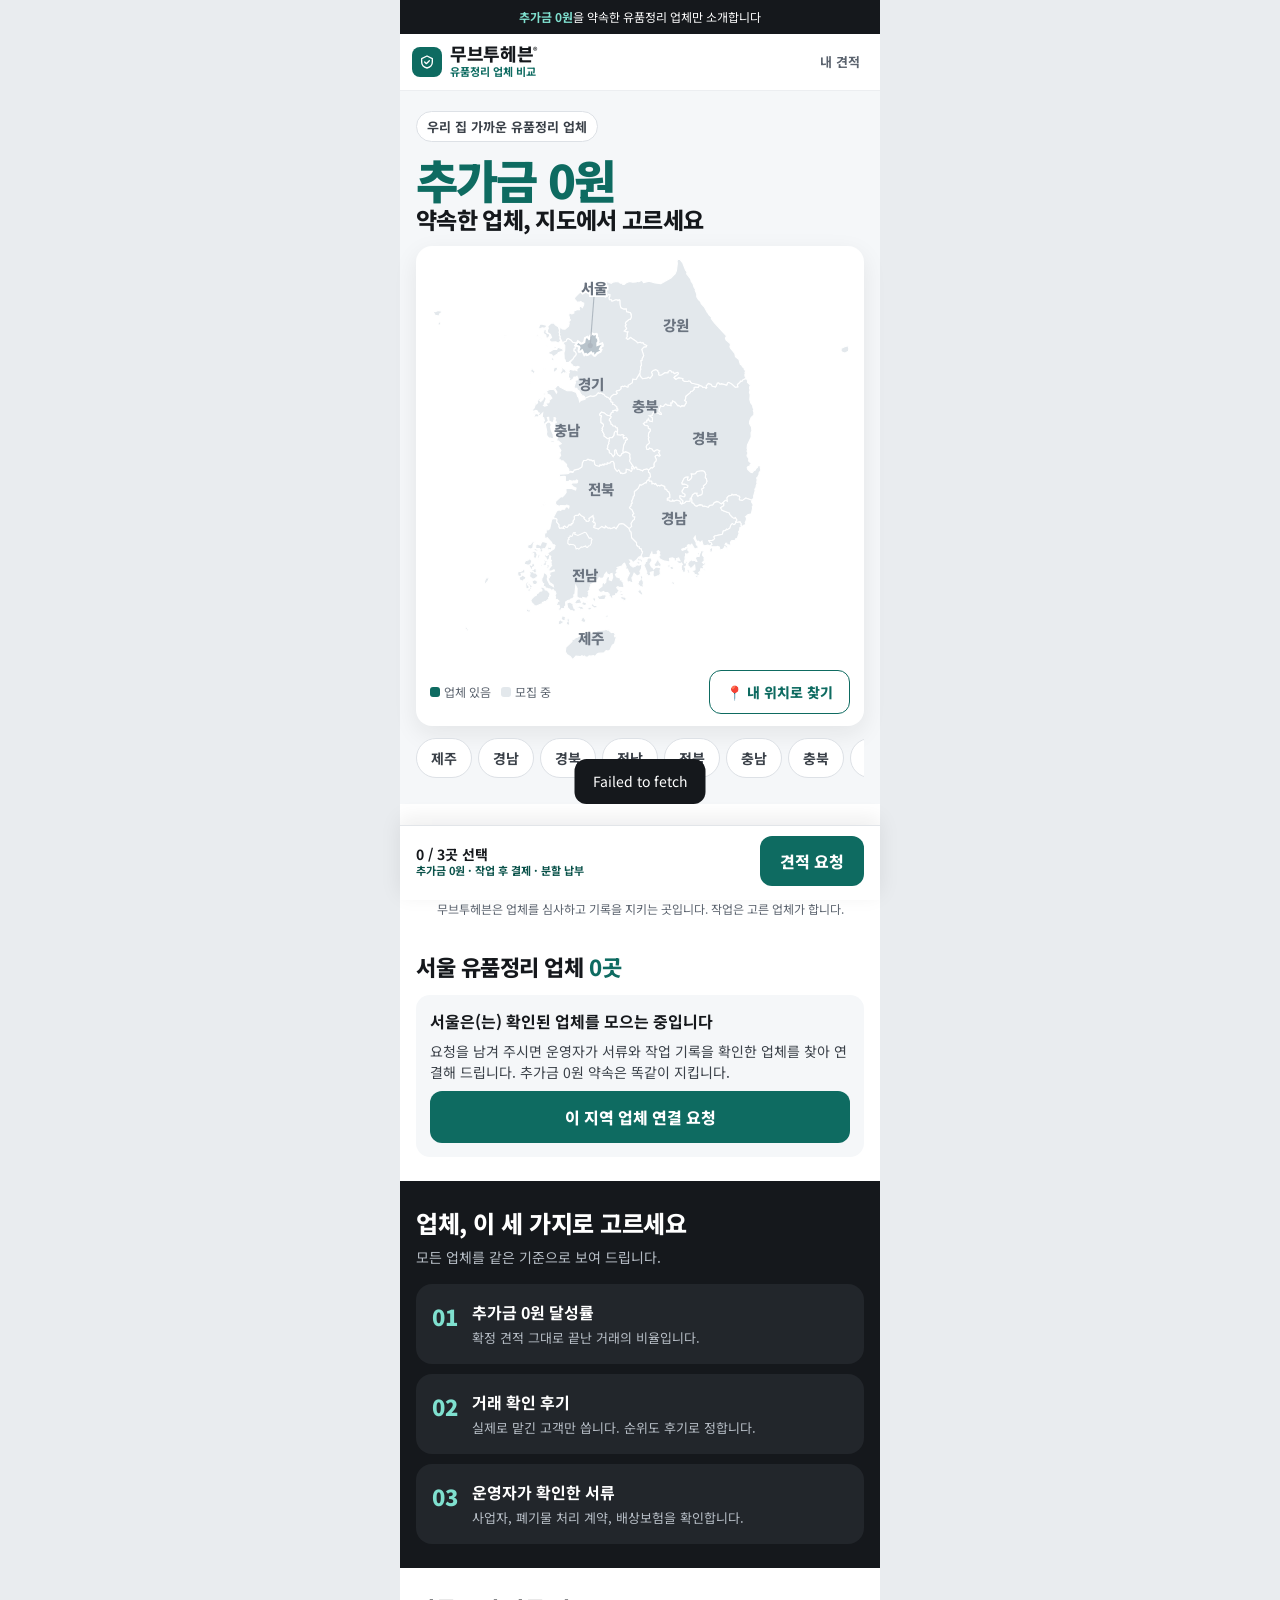
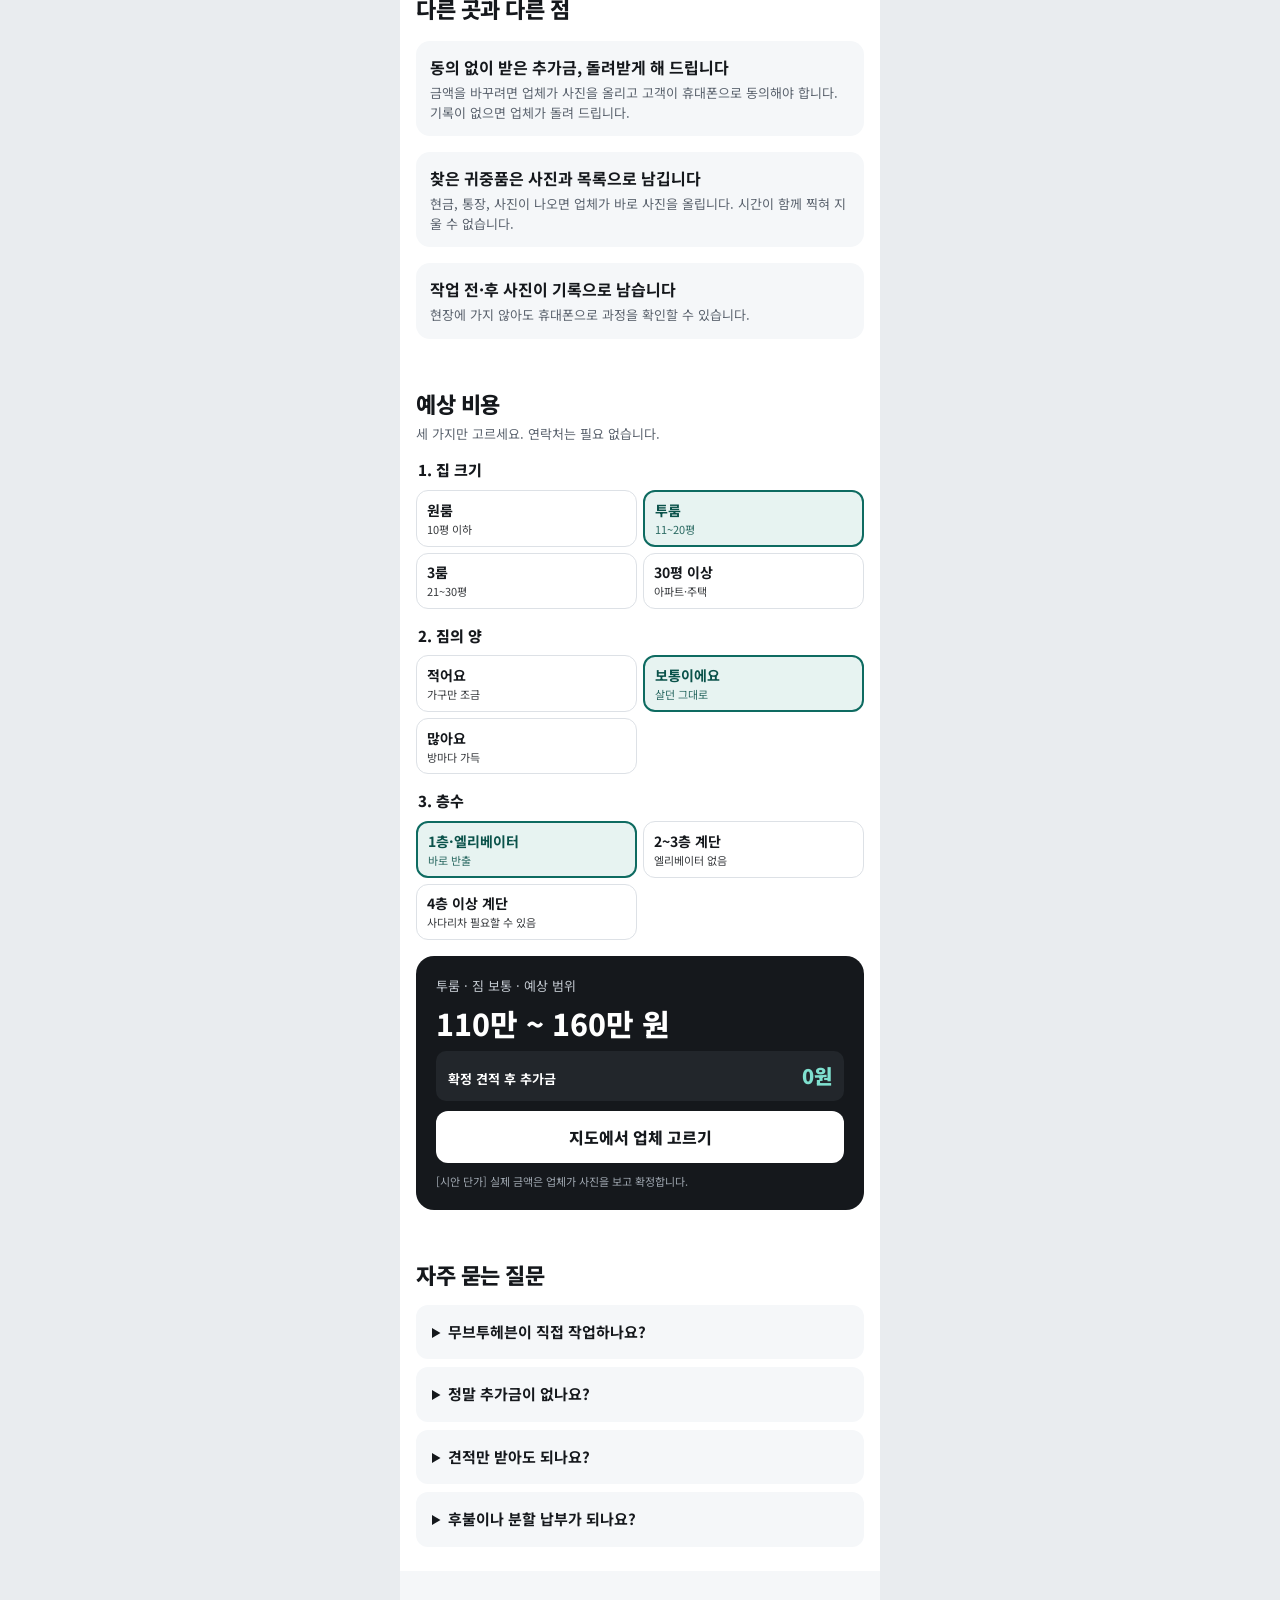
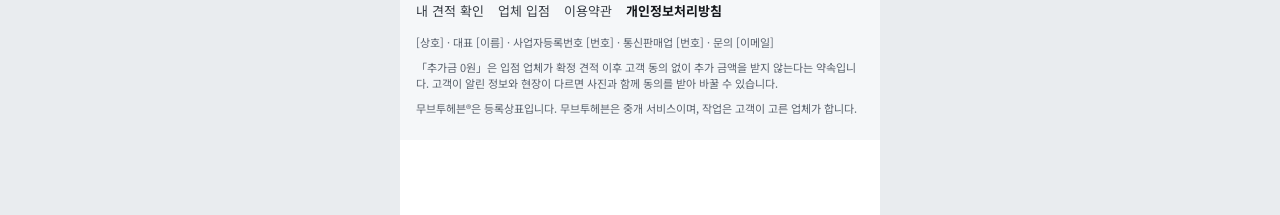
<file: mth/index.html>
<!doctype html>
<html lang="ko">
<head>
<meta charset="utf-8">
<meta name="viewport" content="width=device-width,initial-scale=1,viewport-fit=cover">
<title>무브투헤븐 | 추가금 0원 유품정리 업체 비교</title>
<meta name="description" content="추가금 0원을 약속한 유품정리 업체만 모았습니다. 거래 확인 후기로 비교하고 업체 3곳의 견적을 받아 보세요. 작업 후 결제·분할 납부 가능 업체.">
<meta name="robots" content="noindex">
<meta name="theme-color" content="#15181C">
<link rel="preconnect" href="https://fonts.googleapis.com">
<link rel="stylesheet" href="https://fonts.googleapis.com/css2?family=Noto+Sans+KR:wght@400;500;700;800;900&display=swap">
<link rel="stylesheet" href="style.css">
</head>
<body>
<div class="app" id="app"></div>
<script src="common.js"></script>
<script src="korea_map.js"></script>
<script>
const { rpc, upload, photoUrl, won, man, esc, dt, toast, busy, store } = MTH;
const app = document.getElementById('app');
const SHIELD = '<svg width="16" height="16" viewBox="0 0 24 24" fill="none" stroke="#fff" stroke-width="2" stroke-linecap="round" stroke-linejoin="round" aria-hidden="true"><path d="M12 3l8 4v5c0 5-3.5 8-8 9-4.5-1-8-4-8-9V7z"/><polyline points="8.5 12 11 14.5 15.5 10"/></svg>';
const BACK = '<svg width="22" height="22" viewBox="0 0 24 24" fill="none" stroke="currentColor" stroke-width="2.2" stroke-linecap="round" stroke-linejoin="round" aria-hidden="true"><polyline points="15 18 9 12 15 6"/></svg>';
const ITEMS = [['sort', '분류·중요한 유품 보관'], ['haul', '반출(인력·차량)'], ['waste', '폐기물 처리'], ['clean', '기본 청소'], ['special', '소독·냄새 제거'], ['buyback', '가전·가구 매입 차감']];
const KIND = { before: '작업 전', valuable: '귀중품 발견', after: '작업 후' };

let state = { region: store.get('mth_region', null), regions: [], companies: [], sel: store.get('mth_sel', []) };
const saveSel = () => store.set('mth_sel', state.sel);

function header(opts = {}) {
  if (opts.back) {
    return `<header class="hd"><a class="back" href="${opts.back}" aria-label="뒤로">${BACK}</a><span class="t">${esc(opts.title || '')}</span>
      <div class="r">${opts.right || ''}</div></header>`;
  }
  return `<div class="topbar"><b>추가금 0원</b>을 약속한 유품정리 업체만 소개합니다</div>
  <header class="hd"><a class="logo" href="#/"><i>${SHIELD}</i><span><b>무브투헤븐<sup style="font-size:9px;font-weight:500">®</sup></b><small>유품정리 업체 비교</small></span></a>
    <div class="r"><a href="#/my">내 견적</a></div></header>`;
}

function stickyBar() {
  const n = state.sel.length;
  return `<div class="sticky" role="region" aria-label="선택한 업체">
    <div class="info"><b>${n} / 3곳 선택</b><span>${n ? esc(state.sel.map(s => s.name).join(', ')) : '추가금 0원 · 작업 후 결제 · 분할 납부'}</span></div>
    <a class="btn" href="#/request">견적 요청</a></div>`;
}

function toggleSel(c) {
  const i = state.sel.findIndex(s => s.id === c.id);
  if (i >= 0) state.sel.splice(i, 1);
  else {
    if (state.sel.length >= 3) { toast('최대 3곳까지 담을 수 있어요'); return; }
    if (state.sel.length && state.sel[0].region !== c.region) { toast('같은 지역 업체만 함께 담을 수 있어요'); return; }
    state.sel.push({ id: c.id, name: c.name, region: c.region });
  }
  saveSel();
  const y = window.scrollY;
  Promise.resolve(route()).then(() => window.scrollTo(0, y));
}

function coCard(c, i) {
  const s = c.stats || {};
  const on = state.sel.some(x => x.id === c.id);
  const zero = s.zero_rate == null ? '집계 전' : s.zero_rate + '%';
  const tags = (c.tags || []).map(t => `<span class="tag">${esc(t)}</span>`).join('') + (c.is_related ? '<span class="tag rel">운영사 관계업체</span>' : '');
  return `<article class="co ${on ? 'sel' : ''}">
    <div class="row">
      <div class="ph">${c.photo_url ? `<img src="${esc(photoUrl(c.photo_url))}" alt="${esc(c.name)} 사진" loading="lazy">` : '업체 사진'}
        ${i != null ? `<span class="rank ${i > 2 ? 'lo' : ''}">${i + 1}</span>` : ''}</div>
      <div style="flex:1 1 auto;min-width:0;display:flex;flex-direction:column;gap:4px">
        <a class="nm" href="#/c/${c.id}">${esc(c.name)}</a>
        <span class="mt">${s.n_reviews ? `<b>★ ${Number(s.avg).toFixed(2)}</b> · 거래 확인 후기 ${s.n_reviews}건` : '후기 모으는 중 · 신규'}</span>
        <span class="mt" style="font-size:12px">${esc(c.area_desc || c.region)}</span>
        <div class="tags">${tags}</div>
      </div>
    </div>
    <div style="display:flex;gap:8px">
      <div class="zero"><span>추가금 0원 달성</span><b>${zero}</b></div>
      <button type="button" class="btn sm ${on ? '' : 'line'}" style="min-width:96px" aria-pressed="${on}" data-sel="${c.id}">${on ? '✓ 담음' : '비교 담기'}</button>
    </div></article>`;
}

function bindSel(list) {
  app.querySelectorAll('[data-sel]').forEach(b => b.onclick = () => toggleSel(list.find(c => c.id === b.dataset.sel)));
}

// ── 홈 ──
const CALC = {
  size: [['원룸', '10평 이하', 60, 90], ['투룸', '11~20평', 110, 160], ['3룸', '21~30평', 170, 240], ['30평 이상', '아파트·주택', 250, 350]],
  load: [['적어요', '가구만 조금', .85], ['보통이에요', '살던 그대로', 1], ['많아요', '방마다 가득', 1.3]],
  floor: [['1층·엘리베이터', '바로 반출', 1], ['2~3층 계단', '엘리베이터 없음', 1.1], ['4층 이상 계단', '사다리차 필요할 수 있음', 1.2]]
};
let calc = { size: 1, load: 1, floor: 0 };

// ── 지도 ──
const SIDO = KOREA_MAP.p.map(p => p.n);
const sidoOf = (region) => SIDO.find(s => String(region || '').startsWith(s)) || '기타';
const LABEL_FIX = { '경기': [386, 312], '인천': [312, 246], '전남': [372, 760], '세종': [402, 395], '충남': [330, 420] };
const JEJU_SHIFT = [70, -95];
const CALLOUT = { '서울': [10, -120], '인천': [-120, 55], '세종': [-150, -55], '대전': [-130, 60], '광주': [-150, 10], '대구': [-10, 95], '울산': [120, -40], '부산': [110, 70] };
const SMALL = Object.keys(CALLOUT);
function mapPath(p) {
  const [dx, dy] = p.n === '제주' ? JEJU_SHIFT : [0, 0];
  return p.r.map(r => 'M' + r.map(([x, y]) => `${x + dx},${y + dy}`).join('L') + 'Z').join('');
}
function inRing(x, y, r) {
  let ins = false;
  for (let i = 0, j = r.length - 1; i < r.length; j = i++) {
    const [xi, yi] = r[i], [xj, yj] = r[j];
    if ((yi > y) !== (yj > y) && x < (xj - xi) * (y - yi) / (yj - yi) + xi) ins = !ins;
  }
  return ins;
}
function sidoAt(lat, lon) {
  const M = KOREA_MAP, x = (lon - M.lon0) * M.k * M.sc, y = (M.lat1 - lat) * M.sc;
  const hit = M.p.find(p => p.r.some(r => inRing(x, y, r)));
  if (hit) return hit.n;
  let best = null, bd = 1e12;   // 바다 위·경계 밖이면 가장 가까운 시도
  M.p.forEach(p => { const d = (p.l[0] - x) ** 2 + (p.l[1] - y) ** 2; if (d < bd) { bd = d; best = p.n; } });
  return best;
}
function koreaMap(counts, sel) {
  const M = KOREA_MAP;
  const shapes = M.p.map(p => {
    const n = counts[p.n] || 0, on = p.n === sel;
    const fill = n ? (on ? 'var(--accent-d)' : 'var(--accent)') : (on ? '#B9C4CC' : '#E3E8EC');
    return `<path d="${mapPath(p)}" fill="${fill}" stroke="#fff" stroke-width="${on ? 5 : 2.5}" data-sido="${p.n}" style="cursor:pointer"></path>`;
  }).join('');
  const labels = M.p.map(p => {
    const n = counts[p.n] || 0, co = CALLOUT[p.n];
    if (co && !n && p.n !== state.sido) return '';   // 업체 없는 작은 광역시는 이름 생략 (아래 버튼으로 선택)
    let [x, y] = LABEL_FIX[p.n] || p.l;
    if (p.n === '제주') { x += JEJU_SHIFT[0]; y += JEJU_SHIFT[1]; }
    let lead = '', col = n ? '#fff' : '#6B7480';
    if (co) {   // 작은 광역시는 바깥에 이름표를 달아 겹치지 않게
      const [cx, cy] = p.l; x = cx + co[0]; y = cy + co[1];
      lead = `<line x1="${cx}" y1="${cy}" x2="${x}" y2="${y - 10}" stroke="${n ? 'var(--accent-d)' : '#AEB7C0'}" stroke-width="2.5"></line><circle cx="${cx}" cy="${cy}" r="6" fill="${n ? 'var(--accent-d)' : '#AEB7C0'}"></circle>`;
      col = n ? 'var(--accent-d)' : '#6B7480';
    }
    return `<g style="pointer-events:none">${lead}<text x="${x}" y="${y}" text-anchor="middle" font-size="34" font-weight="800" fill="${col}" ${co ? 'stroke="#fff" stroke-width="8" paint-order="stroke"' : ''}>${p.n}</text>` +
      (n ? `<rect x="${x - 36}" y="${y + 8}" width="72" height="36" rx="18" fill="${co ? 'var(--accent-d)' : '#fff'}"></rect><text x="${x}" y="${y + 35}" text-anchor="middle" font-size="25" font-weight="900" fill="${co ? '#fff' : 'var(--accent-d)'}">${n}곳</text>` : '') + '</g>';
  }).join('');
  return `<svg viewBox="0 0 ${M.w} ${M.h - 95}" style="width:100%;height:auto;display:block" aria-hidden="true">${shapes}${labels}</svg>`;
}

async function home() {
  if (!state.all) app.innerHTML = header() + '<main><div class="empty">불러오는 중…</div></main>';
  try { if (!state.all) state.all = await rpc('list_companies', { p_region: null }); } catch (e) { toast(e.message); state.all = []; }
  const counts = {};
  state.all.forEach(c => { const s = sidoOf(c.region); counts[s] = (counts[s] || 0) + 1; });
  if (!state.sido) state.sido = store.get('mth_sido', null) || (state.all[0] && sidoOf(state.all[0].region)) || '서울';
  const inSido = state.all.filter(c => sidoOf(c.region) === state.sido);
  const regs = [...new Set(inSido.map(c => c.region))];
  if (!regs.includes(state.region)) state.region = regs[0] || null;
  state.companies = inSido.filter(c => c.region === state.region);
  state.regions = regs;
  const r5 = v => Math.round(v / 5) * 5;
  const s = CALC.size[calc.size], l = CALC.load[calc.load], f = CALC.floor[calc.floor];
  const lo = r5(s[2] * l[2] * f[2]), hi = r5(s[3] * l[2] * f[2]);
  const opt = (k) => CALC[k].map((o, i) => `<button type="button" class="opt" aria-pressed="${calc[k] === i}" data-calc="${k}:${i}"><b>${o[0]}</b><span>${o[1]}</span></button>`).join('');
  app.innerHTML = header() + `<main>
  <section class="sec soft" style="display:flex;flex-direction:column;gap:12px;padding-top:20px">
    <span class="pill" style="align-self:flex-start">우리 집 가까운 유품정리 업체</span>
    <h1><span class="hero-t1" style="font-size:46px">추가금 0원</span><span class="hero-t2" style="font-size:23px">약속한 업체, 지도에서 고르세요</span></h1>
    <div class="card" style="padding:10px 10px 12px">
      <div id="kmap">${koreaMap(counts, state.sido)}</div>
      <div style="display:flex;align-items:center;justify-content:space-between;gap:8px;padding:6px 4px 0">
        <span class="note" style="display:flex;gap:10px;align-items:center"><span><i style="display:inline-block;width:10px;height:10px;border-radius:3px;background:var(--accent);margin-right:4px"></i>업체 있음</span><span><i style="display:inline-block;width:10px;height:10px;border-radius:3px;background:#E3E8EC;margin-right:4px"></i>모집 중</span></span>
        <button type="button" class="btn sm line" id="geo">📍 내 위치로 찾기</button>
      </div>
    </div>
    <div class="chips" aria-label="시도 선택">${SIDO.filter(s => counts[s]).concat(SIDO.filter(s => !counts[s])).map(s => `<button type="button" class="chip" aria-pressed="${s === state.sido}" data-sido="${s}">${s}${counts[s] ? ' ' + counts[s] : ''}</button>`).join('')}</div>
  </section>

  <section class="sec" style="padding-bottom:8px">
    <div style="display:flex;gap:6px">
      <div class="box" style="flex:1;text-align:center;padding:10px 6px"><b style="font-size:12px;display:block">고객</b><span style="font-size:13px">한 번만 적기</span></div>
      <div class="box" style="flex:1;text-align:center;padding:10px 6px;background:var(--accent);color:#fff"><b style="font-size:12px;display:block">무브투헤븐</b><span style="font-size:13px">심사·기록</span></div>
      <div class="box" style="flex:1;text-align:center;padding:10px 6px"><b style="font-size:12px;display:block">입점 업체</b><span style="font-size:13px">같은 항목 견적</span></div>
    </div>
    <p class="note" style="text-align:center;margin:10px 0 0">무브투헤븐은 업체를 심사하고 기록을 지키는 곳입니다. 작업은 고른 업체가 합니다.</p>
  </section>

  <section class="sec" id="list">
    <h2 class="h2">${esc(state.sido)} 유품정리 업체 <span style="color:var(--accent)">${inSido.length}곳</span></h2>
    ${inSido.length ? `<p class="desc" style="margin-bottom:12px">후기 순 · 최대 3곳을 담아 견적을 비교하세요</p>
    ${regs.length > 1 ? `<div class="chips" role="tablist" aria-label="권역" style="margin-bottom:14px">${regs.map(r => `<button type="button" class="chip" role="tab" aria-selected="${r === state.region}" data-region="${esc(r)}">${esc(r)}</button>`).join('')}</div>` : ''}
    <div class="stack">${state.companies.map((c, i) => coCard(c, i)).join('')}</div>
    <p class="note" style="margin-top:10px">광고비로 순위를 살 수 없습니다. 후기 5건이 쌓이기 전에는 운영자가 확인한 순서로 보여 드립니다.</p>`
    : `<div class="box stack" style="margin-top:12px;gap:8px">
        <b style="font-size:16px">${esc(state.sido)}은(는) 확인된 업체를 모으는 중입니다</b>
        <p style="margin:0;font-size:14px;color:#3A4048">요청을 남겨 주시면 운영자가 서류와 작업 기록을 확인한 업체를 찾아 연결해 드립니다. 추가금 0원 약속은 똑같이 지킵니다.</p>
        <button type="button" class="btn" id="concierge">이 지역 업체 연결 요청</button>
      </div>`}
  </section>

  <section class="sec dark">
    <h2 style="font-size:24px;font-weight:800">업체, 이 세 가지로 고르세요</h2>
    <p style="margin:6px 0 16px;font-size:14px;color:#B7BEC6">모든 업체를 같은 기준으로 보여 드립니다.</p>
    <div class="stack">
      <div class="crit"><span class="n">01</span><div><b>추가금 0원 달성률</b><span>확정 견적 그대로 끝난 거래의 비율입니다.</span></div></div>
      <div class="crit"><span class="n">02</span><div><b>거래 확인 후기</b><span>실제로 맡긴 고객만 씁니다. 순위도 후기로 정합니다.</span></div></div>
      <div class="crit"><span class="n">03</span><div><b>운영자가 확인한 서류</b><span>사업자, 폐기물 처리 계약, 배상보험을 확인합니다.</span></div></div>
    </div>
  </section>

  <section class="sec stack" style="gap:16px">
    <h2 class="h2">다른 곳과 다른 점</h2>
    <div class="box"><b style="font-size:16px">동의 없이 받은 추가금, 돌려받게 해 드립니다</b><p class="note" style="margin:4px 0 0;font-size:13px">금액을 바꾸려면 업체가 사진을 올리고 고객이 휴대폰으로 동의해야 합니다. 기록이 없으면 업체가 돌려 드립니다.</p></div>
    <div class="box"><b style="font-size:16px">찾은 귀중품은 사진과 목록으로 남깁니다</b><p class="note" style="margin:4px 0 0;font-size:13px">현금, 통장, 사진이 나오면 업체가 바로 사진을 올립니다. 시간이 함께 찍혀 지울 수 없습니다.</p></div>
    <div class="box"><b style="font-size:16px">작업 전·후 사진이 기록으로 남습니다</b><p class="note" style="margin:4px 0 0;font-size:13px">현장에 가지 않아도 휴대폰으로 과정을 확인할 수 있습니다.</p></div>
  </section>

  <section class="sec" id="estimate">
    <h2 class="h2">예상 비용</h2>
    <p class="desc" style="margin-bottom:16px">세 가지만 고르세요. 연락처는 필요 없습니다.</p>
    <div class="stack" style="gap:16px">
      <fieldset style="border:0;margin:0;padding:0"><legend style="font-size:15px;font-weight:800;margin-bottom:8px">1. 집 크기</legend><div class="grid2">${opt('size')}</div></fieldset>
      <fieldset style="border:0;margin:0;padding:0"><legend style="font-size:15px;font-weight:800;margin-bottom:8px">2. 짐의 양</legend><div class="grid2">${opt('load')}</div></fieldset>
      <fieldset style="border:0;margin:0;padding:0"><legend style="font-size:15px;font-weight:800;margin-bottom:8px">3. 층수</legend><div class="grid2">${opt('floor')}</div></fieldset>
      <div class="res" aria-live="polite">
        <span style="font-size:13px;color:#C3C9D0">${s[0]} · 짐 ${['적음', '보통', '많음'][calc.load]} · 예상 범위</span>
        <span class="big">${lo}만 ~ ${hi}만 원</span>
        <div class="zbar"><span style="font-size:13px;font-weight:700">확정 견적 후 추가금</span><b>0원</b></div>
        <a class="btn white" href="#list">지도에서 업체 고르기</a>
        <span style="font-size:11px;color:#9EA6AF">[시안 단가] 실제 금액은 업체가 사진을 보고 확정합니다.</span>
      </div>
    </div>
  </section>

  <section class="sec stack" style="gap:8px">
    <h2 class="h2" style="margin-bottom:6px">자주 묻는 질문</h2>
    <details><summary>무브투헤븐이 직접 작업하나요?</summary><p>아니요. 업체를 심사하고 비교하게 도와드리는 곳입니다. 작업은 고른 업체가 합니다.</p></details>
    <details><summary>정말 추가금이 없나요?</summary><p>확정 견적에서 더 받으려면 업체가 사진을 보여주고 동의를 먼저 받아야 합니다. 동의 없이 받은 돈은 돌려받게 해 드립니다.</p></details>
    <details><summary>견적만 받아도 되나요?</summary><p>네, 무료입니다. 고르지 않은 업체에는 연락처가 가지 않습니다.</p></details>
    <details><summary>후불이나 분할 납부가 되나요?</summary><p>업체마다 다릅니다. 업체 카드의 「후불」「분할」 표시를 확인해 주세요.</p></details>
  </section>
  </main>
  <footer>
    <nav><a href="#/my">내 견적 확인</a><a href="#">업체 입점</a><a href="#">이용약관</a><a href="#" style="font-weight:700;color:var(--ink)">개인정보처리방침</a></nav>
    <p style="margin:0">[상호] · 대표 [이름] · 사업자등록번호 [번호] · 통신판매업 [번호] · 문의 [이메일]</p>
    <p style="margin:0">「추가금 0원」은 입점 업체가 확정 견적 이후 고객 동의 없이 추가 금액을 받지 않는다는 약속입니다. 고객이 알린 정보와 현장이 다르면 사진과 함께 동의를 받아 바꿀 수 있습니다.</p>
    <p style="margin:0">무브투헤븐®은 등록상표입니다. 무브투헤븐은 중개 서비스이며, 작업은 고객이 고른 업체가 합니다.</p>
  </footer>` + stickyBar();

  const pickSido = (s, scroll) => {
    state.sido = s; state.region = null; store.set('mth_sido', s);
    home().then(() => { if (scroll) document.getElementById('list').scrollIntoView({ behavior: 'smooth' }); });
  };
  app.querySelectorAll('[data-sido]').forEach(el => el.onclick = () => pickSido(el.dataset.sido, el.tagName !== 'BUTTON'));
  app.querySelectorAll('[data-region]').forEach(b => b.onclick = () => { state.region = b.dataset.region; const y = window.scrollY; home().then(() => window.scrollTo(0, y)); });
  const cg = app.querySelector('#concierge');
  if (cg) cg.onclick = () => { state.concierge = state.sido; state.sel = []; saveSel(); location.hash = '#/request'; };
  app.querySelector('#geo').onclick = (e) => {
    const b = e.currentTarget;
    if (!navigator.geolocation) return toast('이 휴대폰에서는 위치를 확인할 수 없어요. 지도에서 골라 주세요');
    b.disabled = true; b.textContent = '위치 확인 중…';
    navigator.geolocation.getCurrentPosition(
      pos => { const s = sidoAt(pos.coords.latitude, pos.coords.longitude); toast(`${s} 업체를 보여 드릴게요`); pickSido(s, true); },
      () => { b.disabled = false; b.textContent = '📍 내 위치로 찾기'; toast('위치를 확인하지 못했어요. 지도에서 골라 주세요'); },
      { enableHighAccuracy: false, timeout: 8000, maximumAge: 600000 });
  };
  app.querySelectorAll('[data-calc]').forEach(b => b.onclick = () => { const [k, i] = b.dataset.calc.split(':'); calc[k] = +i; const y = window.scrollY; home().then(() => window.scrollTo(0, y)); });
  bindSel(state.companies);
  app.querySelectorAll('a[href="#list"]').forEach(a => a.onclick = (e) => { e.preventDefault(); document.getElementById('list').scrollIntoView({ behavior: 'smooth' }); });
}

// ── 업체 상세 ──
async function company(id) {
  app.innerHTML = header({ back: '#/', title: '업체 정보' }) + '<main><div class="empty">불러오는 중…</div></main>';
  let c;
  try { c = await rpc('get_company', { p_id: id }); } catch (e) { toast(e.message); }
  if (!c) { app.querySelector('main').innerHTML = '<div class="empty">업체를 찾을 수 없습니다.</div>'; return; }
  const s = c.stats || {};
  const on = state.sel.some(x => x.id === c.id);
  const stars = n => '★'.repeat(n) + '☆'.repeat(5 - n);
  app.innerHTML = header({ back: '#/', title: '업체 정보' }) + `<main>
    <div style="height:240px;background:#EEF0F3;display:flex;align-items:center;justify-content:center;color:var(--sub);font-size:13px;font-weight:700">
      ${c.photo_url ? `<img src="${esc(photoUrl(c.photo_url))}" alt="${esc(c.name)} 대표 사진" style="width:100%;height:100%;object-fit:cover">` : '업체 대표 사진'}</div>
    <section class="sec stack" style="gap:8px">
      <h1 style="font-size:26px;font-weight:800">${esc(c.name)}</h1>
      <p style="margin:0;font-size:13px;color:#4B525B">출동 지역 ${esc(c.area_desc || c.region)}</p>
      <div class="tags">${(c.tags || []).map(t => `<span class="tag">${esc(t)}</span>`).join('')}${c.is_related ? '<span class="tag rel">운영사 관계업체</span>' : ''}</div>
      <div style="display:grid;grid-template-columns:repeat(3,minmax(0,1fr));gap:6px;margin-top:6px">
        <div class="box" style="background:var(--accent-l);text-align:center;padding:10px"><span style="font-size:11px;font-weight:700;color:var(--accent-d);display:block">추가금 0원</span><b style="font-size:20px;color:var(--accent-d)">${s.zero_rate == null ? '-' : s.zero_rate + '%'}</b></div>
        <div class="box" style="text-align:center;padding:10px"><span style="font-size:11px;font-weight:700;color:var(--sub);display:block">별점</span><b style="font-size:20px">${s.n_reviews ? Number(s.avg).toFixed(2) : '-'}</b></div>
        <div class="box" style="text-align:center;padding:10px"><span style="font-size:11px;font-weight:700;color:var(--sub);display:block">거래 후기</span><b style="font-size:20px">${s.n_reviews || 0}건</b></div>
      </div>
      ${c.intro ? `<p style="margin:8px 0 0;font-size:14px">${esc(c.intro)}</p>` : ''}
    </section>
    <div class="divider"></div>
    <section class="sec stack">
      <h2 style="font-size:18px;font-weight:800">이 업체가 지키는 약속</h2>
      <div style="font-size:14px"><b>추가금 0원</b> · 확정 견적에서 더 받으려면 사진과 동의를 먼저 받습니다.</div>
      <div style="font-size:14px"><b>귀중품 기록</b> · 나온 물건은 시간이 찍힌 사진으로 바로 올립니다.</div>
      <div style="font-size:14px"><b>작업 사진</b> · 작업 전·후 사진을 남깁니다.</div>
    </section>
    <div class="divider"></div>
    <section class="sec stack">
      <h2 style="font-size:18px;font-weight:800">운영자가 확인한 서류</h2>
      ${(c.docs || []).map(d => `<div class="kv box" style="padding:12px 14px"><b>${esc(d.name)}</b><span>${esc(d.date)}</span></div>`).join('') || '<p class="note">확인 중입니다.</p>'}
      <p class="note">확인한 날짜와 범위만 표시합니다. 모든 작업을 보증한다는 뜻은 아닙니다.</p>
    </section>
    <div class="divider"></div>
    <section class="sec stack">
      <h2 style="font-size:18px;font-weight:800">거래 확인 후기 ${(c.reviews || []).length}건</h2>
      ${(c.reviews || []).map(v => `<article class="box stack" style="gap:6px">
        <div><b style="color:var(--accent)">${stars(v.rating)}</b> <span class="badge ${v.zero ? '' : 'gray'}">${v.zero ? '추가금 0원' : '동의 후 변경'}</span> <span class="note">${esc(v.size)} · ${dt(v.created_at)}</span></div>
        ${v.body ? `<p style="margin:0;font-size:14px">${esc(v.body)}</p>` : ''}
        ${v.returned_items ? `<p class="note" style="margin:0">돌려받은 유품: ${esc(v.returned_items)}</p>` : ''}</article>`).join('') || '<p class="note">아직 후기가 없습니다. 작업을 마친 고객만 후기를 쓸 수 있습니다.</p>'}
    </section>
  </main>
  <div class="sticky"><button type="button" class="btn ${on ? 'gray' : 'line'}" style="width:auto" id="selbtn">${on ? '✓ 담음' : '비교 담기'}</button><a class="btn" href="#/request" style="flex:1 1 auto">견적 요청 (${state.sel.length}/3)</a></div>`;
  app.querySelector('#selbtn').onclick = () => toggleSel(c);
}

// ── 견적 요청 ──
let form = { size: '', load: '', floor: '', odor: false, keep: ['사진·앨범', '통장·도장·중요 서류'], photos: [] };
function request() {
  const sel = state.sel;
  const ch = (k, arr) => arr.map(v => `<button type="button" class="opt" aria-pressed="${form[k] === v}" data-f="${k}" data-v="${esc(v)}"><b>${esc(v)}</b></button>`).join('');
  const KEEP = ['사진·앨범', '통장·도장·중요 서류', '현금·귀금속', '휴대폰·컴퓨터', '따로 없어요'];
  app.innerHTML = header({ back: '#/', title: '무료 견적 요청' }) + `<main><form id="rf" class="sec stack" style="gap:20px" novalidate>
    ${!sel.length && state.concierge ? `<div class="box">
      <b style="font-size:14px">${esc(state.concierge)} · 운영자가 업체 연결</b>
      <p style="margin:4px 0 0;font-size:14px">요청을 받으면 운영자가 확인된 업체를 찾아 연결합니다. 견적이 오면 「내 견적」에서 비교할 수 있습니다.</p>
    </div>` : `<div class="box">
      <b style="font-size:14px">받는 업체 ${sel.length}곳</b>
      <p style="margin:4px 0 0;font-size:14px">${sel.length ? esc(sel.map(s => s.name).join(', ')) : '아직 고른 업체가 없습니다.'}</p>
      <a href="#/" style="font-size:13px;font-weight:700">${sel.length ? '업체 바꾸기' : '업체 고르러 가기'}</a>
    </div>`}
    <fieldset style="border:0;margin:0;padding:0"><legend style="font-size:16px;font-weight:800;margin-bottom:8px">집 크기</legend><div class="grid2">${ch('size', ['원룸', '투룸', '3룸', '30평 이상'])}</div></fieldset>
    <fieldset style="border:0;margin:0;padding:0"><legend style="font-size:16px;font-weight:800;margin-bottom:8px">짐의 양</legend><div class="grid2">${ch('load', ['적어요', '보통이에요', '많아요'])}</div></fieldset>
    <fieldset style="border:0;margin:0;padding:0"><legend style="font-size:16px;font-weight:800;margin-bottom:8px">층수</legend><div class="grid2">${ch('floor', ['1층·엘리베이터', '2~3층 계단', '4층 이상 계단'])}</div></fieldset>
    <label style="display:flex;align-items:center;justify-content:space-between;gap:12px;min-height:48px;font-size:15px;font-weight:700">집 안에 냄새나 오염이 있나요?<input type="checkbox" id="odor" ${form.odor ? 'checked' : ''}></label>
    <label class="lbl">현장 주소 (동까지만)<input id="dong" placeholder="예) 서울 강서구 화곡동" value="${esc(form.dong || '')}"></label>
    <fieldset style="border:0;margin:0;padding:0"><legend style="font-size:16px;font-weight:800;margin-bottom:4px">꼭 찾거나 보관할 물건</legend>
      <p class="note" style="margin:0 0 8px">고르신 물건은 따로 찾아 보관한 뒤 전해 드립니다.</p>
      <div class="chips" style="flex-wrap:wrap">${KEEP.map(v => `<button type="button" class="chip ac" aria-pressed="${form.keep.includes(v)}" data-keep="${esc(v)}">${esc(v)}</button>`).join('')}</div></fieldset>
    <label class="lbl">그 밖에 찾아야 할 물건이나 전할 말<textarea id="note" placeholder="예) 아버지 손목시계, 보험 서류">${esc(form.note || '')}</textarea></label>
    <div><label class="filebtn">📷 현장 사진 올리기 (선택)<input type="file" id="ph" accept="image/*" multiple></label>
      <p class="note" style="margin:6px 0 0">사진이 있으면 견적이 정확해집니다. 고른 업체에만 보입니다.</p>
      <div class="photos" id="phs" style="margin-top:8px">${form.photos.map(p => `<a><img src="${photoUrl(p)}" alt="올린 현장 사진"></a>`).join('')}</div></div>
    <label class="lbl">희망 일정<select id="wish">${['가능한 빨리', '1주일 이내', '2주일 이내', '업체와 협의'].map(v => `<option ${form.wish === v ? 'selected' : ''}>${v}</option>`).join('')}</select></label>
    <label class="lbl">이름<input id="nm" autocomplete="name" value="${esc(form.nm || '')}"></label>
    <label class="lbl">휴대폰 번호<input id="tel" type="tel" inputmode="tel" autocomplete="tel" placeholder="010-0000-0000" value="${esc(form.tel || '')}"></label>
    <label style="display:flex;gap:10px;align-items:flex-start;font-size:13px"><input type="checkbox" id="agree"><span>요청 내용과 연락처를 고른 업체에 전달하는 데 동의합니다. 연락처는 내가 고른 업체에만 보입니다.</span></label>
    <button type="submit" class="btn" id="go">${!sel.length && state.concierge ? '업체 연결 요청 보내기' : `업체 ${sel.length}곳에 견적 요청`}</button>
    <p class="note" style="text-align:center;margin:0">추가금 0원 · 작업 후 결제·분할 납부 가능 업체 있음</p>
  </form></main>`;
  const keepForm = () => { const g = id => app.querySelector('#' + id); form.odor = g('odor').checked; form.dong = g('dong').value; form.note = g('note').value; form.wish = g('wish').value; form.nm = g('nm').value; form.tel = g('tel').value; };
  app.querySelectorAll('[data-f]').forEach(b => b.onclick = () => { keepForm(); form[b.dataset.f] = b.dataset.v; request(); });
  app.querySelectorAll('[data-keep]').forEach(b => b.onclick = () => { keepForm(); const v = b.dataset.keep; form.keep = form.keep.includes(v) ? form.keep.filter(x => x !== v) : form.keep.concat([v]); request(); });
  app.querySelector('#ph').onchange = async (e) => {
    keepForm();
    const files = [...e.target.files].slice(0, 10);
    toast('사진을 올리는 중…');
    try { for (const f of files) form.photos.push(await upload('req', f)); toast('사진을 올렸어요'); } catch (er) { toast(er.message); }
    request();
  };
  app.querySelector('#rf').onsubmit = (e) => {
    e.preventDefault(); keepForm();
    const concierge = !sel.length && state.concierge;
    if (!sel.length && !concierge) return toast('먼저 업체를 1곳 이상 담아 주세요');
    if (!form.size || !form.load || !form.floor) return toast('집 크기, 짐의 양, 층수를 골라 주세요');
    if (!form.nm.trim() || form.tel.replace(/\D/g, '').length < 10) return toast('이름과 휴대폰 번호를 확인해 주세요');
    if (!app.querySelector('#agree').checked) return toast('전달 동의에 체크해 주세요');
    busy(app.querySelector('#go'), async () => {
      const r = await rpc('create_request', { p: { region: concierge ? state.concierge : sel[0].region, size: form.size, load: form.load, floor: form.floor, odor: form.odor,
        address_dong: form.dong, keep_items: form.keep, keep_note: form.note, photo_paths: form.photos, contact_name: form.nm.trim(),
        phone: form.tel.trim(), wish_date: form.wish }, p_companies: sel.map(s => s.id) });
      const my = store.get('mth_my', []); my.unshift({ id: r.id, key: r.key, at: new Date().toISOString(), names: concierge ? [state.concierge + ' 업체 연결'] : sel.map(s => s.name) }); store.set('mth_my', my);
      state.sel = []; saveSel(); state.concierge = null; form = { size: '', load: '', floor: '', odor: false, keep: ['사진·앨범', '통장·도장·중요 서류'], photos: [] };
      location.hash = `#/r/${r.id}/${r.key}?new=1`;
    });
  };
}

// ── 내 견적 (요청 상태) ──
async function status(id, key, isNew) {
  app.innerHTML = header({ back: '#/my', title: '내 견적' }) + '<main><div class="empty">불러오는 중…</div></main>';
  let d;
  try { d = await rpc('customer_get', { p_id: id, p_key: key }); } catch (e) { app.querySelector('main').innerHTML = `<div class="empty">${esc(e.message)}</div>`; return; }
  const r = d.request, j = d.job;
  const stage = !j ? (d.targets.some(t => t.quote) ? 1 : 0) : j.status === 'in_progress' ? 2 : j.status === 'completed' ? 3 : 4;
  const steps = ['견적 받기', '업체 고르기', '작업 중', '완료 확인', '후기'];
  const stepHtml = `<div style="display:flex;flex-wrap:wrap;gap:8px 12px">${steps.map((s, i) => `<span class="step ${i === stage ? 'on' : i < stage ? 'done' : ''}"><i>${i < stage ? '✓' : i + 1}</i>${s}</span>`).join('')}</div>`;
  let body = '';
  if (isNew) body += `<section class="sec soft stack"><b style="font-size:17px">요청을 보냈습니다</b>
    <p style="margin:0;font-size:14px">견적이 오면 이 화면에서 비교합니다. <b>이 화면 주소를 꼭 저장해 두세요.</b> 이 휴대폰에서는 「내 견적」에서 다시 볼 수 있습니다.</p>
    <button type="button" class="btn line" id="copy">이 화면 주소 복사</button></section>`;
  body += `<section class="sec stack">${stepHtml}
    <div class="box" style="font-size:13px">${esc(r.region)} · ${esc(r.size)} · 짐 ${esc(r.load)} · ${esc(r.floor)}${r.odor ? ' · 냄새·오염 있음' : ''} · ${esc(r.wish_date || '')}</div></section>`;

  if (!j) {
    const quoted = d.targets.filter(t => t.quote);
    body += `<section class="sec stack" style="padding-top:0"><h2 class="h2">견적 비교 <span style="font-size:15px;color:var(--sub)">${quoted.length}/${d.targets.length}곳 도착</span></h2>`;
    if (!d.targets.length) body += `<div class="box"><b>운영자가 이 지역의 확인된 업체를 찾고 있습니다</b><p style="margin:4px 0 0;font-size:14px">업체가 연결되면 견적이 이 화면에 올라옵니다.</p></div>`;
    if (quoted.length) {
      body += `<div style="overflow-x:auto"><table class="qt"><thead><tr><th></th>${quoted.map(t => `<th>${esc(t.company.name.replace('예시업체 ', ''))}</th>`).join('')}</tr></thead><tbody>
        ${ITEMS.map(([k, l]) => `<tr><td>${l}</td>${quoted.map(t => `<td>${t.quote.items[k] ? (k === 'buyback' ? '−' : '') + man(t.quote.items[k]) : '-'}</td>`).join('')}</tr>`).join('')}
        <tr class="tot"><td>합계</td>${quoted.map(t => `<td>${won(t.quote.total)}</td>`).join('')}</tr></tbody></table></div>`;
    }
    body += d.targets.map(t => `<article class="co"><div style="display:flex;justify-content:space-between;align-items:center;gap:8px">
        <a class="nm" href="#/c/${t.company.id}">${esc(t.company.name)}</a>
        <span class="mt">추가금 0원 ${t.company.stats.zero_rate == null ? '집계 전' : t.company.stats.zero_rate + '%'}</span></div>
        ${t.quote ? `<div class="kv"><span>확정 견적</span><b style="font-size:18px">${won(t.quote.total)}</b></div>
          ${t.quote.visit_needed ? '<span class="badge gray">방문 확인 필요</span>' : ''}
          ${t.quote.note ? `<p style="margin:0;font-size:13px">${esc(t.quote.note)}</p>` : ''}
          <button type="button" class="btn" data-pick="${t.quote.id}">이 업체로 정하기</button>`
        : '<p class="note" style="margin:0">견적을 기다리는 중입니다.</p>'}</article>`).join('');
    body += `<p class="note">업체를 정하면 이 금액이 확정 견적으로 고정됩니다. 이후 금액을 바꾸려면 업체가 사진과 함께 요청하고, 내가 동의해야 합니다.</p></section>`;
  } else {
    const appr = d.changes.filter(x => x.status === 'approved').reduce((a, x) => a + x.amount_delta, 0);
    const pending = d.changes.filter(x => x.status === 'pending');
    body += `<section class="sec stack" style="padding-top:0">
      <h2 class="h2">${esc(j.company_name)}</h2>
      ${j.company_phone ? `<a class="btn line" href="tel:${esc(j.company_phone)}">업체에 전화하기 ${esc(j.company_phone)}</a>` : ''}
      <div class="box"><div class="kv"><span>확정 견적</span><b>${won(j.confirmed_total)}</b></div>
        <div class="kv"><span>동의한 변경</span><b>${appr ? (appr > 0 ? '+' : '') + won(appr) : '없음'}</b></div>
        ${j.final_total != null ? `<div class="kv" style="border-top:1px dashed #D5D9DE;margin-top:6px;padding-top:10px"><span>최종 금액</span><b style="font-size:18px">${won(j.final_total)}</b></div>
          <div class="kv"><span>추가금</span><b style="color:var(--accent);font-size:18px">${j.final_total <= j.confirmed_total ? '0원' : won(j.final_total - j.confirmed_total) + ' (동의함)'}</b></div>` : ''}
      </div></section>`;
    if (pending.length) body += `<section class="sec stack" style="padding-top:0">${pending.map(x => `<div class="box stack" style="background:var(--warn-l)">
        <b>업체가 금액 변경을 요청했습니다: ${x.amount_delta > 0 ? '+' : ''}${won(x.amount_delta)}</b>
        <p style="margin:0;font-size:14px">${esc(x.reason)}</p>
        ${x.photo_path ? `<div class="photos"><a href="${photoUrl(x.photo_path)}" target="_blank" rel="noopener"><img src="${photoUrl(x.photo_path)}" alt="변경 사유 사진"></a></div>` : ''}
        <p class="note" style="margin:0">동의하기 전에는 이 금액을 받을 수 없습니다.</p>
        <div style="display:flex;gap:8px"><button type="button" class="btn" data-ch="${x.id}:1">동의</button><button type="button" class="btn warn" data-ch="${x.id}:0">거절</button></div></div>`).join('')}</section>`;
    const ev = d.evidence;
    body += `<section class="sec stack" style="padding-top:0"><h2 style="font-size:18px;font-weight:800">작업 기록</h2>
      ${['before', 'valuable', 'after'].map(k => { const a = ev.filter(e => e.kind === k); return `<div><b style="font-size:14px">${KIND[k]} ${a.length}장</b>
        ${a.length ? `<div class="photos" style="margin-top:6px">${a.map(e => `<a href="${photoUrl(e.photo_path)}" target="_blank" rel="noopener"><img src="${photoUrl(e.photo_path)}" alt="${KIND[k]} 사진" loading="lazy"></a>`).join('')}</div>` : ''}
        ${a.filter(e => e.note).map(e => `<p class="note" style="margin:4px 0 0">${dt(e.created_at)} · ${esc(e.note)}</p>`).join('')}</div>`; }).join('')}
      ${j.handover_note ? `<div class="box"><b style="font-size:14px">인계 목록</b><p style="margin:4px 0 0;font-size:14px;white-space:pre-line">${esc(j.handover_note)}</p></div>` : ''}
      </section>`;
    if (j.status === 'completed') body += `<section class="sec" style="padding-top:0"><button type="button" class="btn" id="confirm">작업이 끝난 것을 확인했습니다</button></section>`;
    if (j.status !== 'in_progress' && !d.review) body += `<section class="sec soft stack"><h2 style="font-size:18px;font-weight:800">후기 남기기</h2>
      ${[['rating', '전체 만족도'], ['r_handling', '물건 취급'], ['r_cost', '설명과 비용'], ['r_finish', '마무리']].map(([k, l]) => `<div><b style="font-size:14px">${l}</b><div class="chips" style="margin-top:6px" data-rate="${k}">${[1, 2, 3, 4, 5].map(n => `<button type="button" class="chip ac" aria-pressed="false" data-n="${n}">${n}점</button>`).join('')}</div></div>`).join('')}
      <label class="lbl">돌려받은 유품<input id="ri" placeholder="예) 앨범 3권, 통장"></label>
      <label class="lbl">후기<textarea id="rb" placeholder="다음 가족에게 도움이 될 이야기를 남겨 주세요"></textarea></label>
      <button type="button" class="btn" id="rv">후기 올리기</button></section>`;
    if (d.review) body += `<section class="sec soft"><b>후기를 남겨 주셔서 감사합니다.</b></section>`;
    body += `<section class="sec stack"><details><summary>동의하지 않은 돈을 냈나요?</summary>
      <p>동의하지 않은 추가금을 냈다면 알려 주세요. 운영자가 사진과 동의 기록을 확인해, 기록이 없으면 업체가 돌려 드리게 합니다.</p>
      <textarea id="rp" placeholder="언제, 얼마를, 어떤 이유로 냈는지 적어 주세요" style="margin-top:8px"></textarea>
      <button type="button" class="btn warn" id="rpb" style="margin-top:8px">신고하기</button></details>
      ${d.reports.map(x => `<div class="box" style="font-size:13px">신고 ${dt(x.created_at)} · <span class="badge ${x.status === 'open' ? 'gray' : x.status === 'refund' ? '' : 'warn'}">${{ open: '확인 중', refund: '환급 결정', rejected: '기록상 동의 확인' }[x.status]}</span>${x.decision_note ? `<p style="margin:4px 0 0">${esc(x.decision_note)}</p>` : ''}</div>`).join('')}</section>`;
  }
  app.innerHTML = header({ back: '#/my', title: '내 견적' }) + `<main>${body}</main>`;
  const reload = () => status(id, key, false);
  const cp = app.querySelector('#copy');
  if (cp) cp.onclick = async () => { const u = location.href.replace('?new=1', ''); try { await navigator.clipboard.writeText(u); toast('주소를 복사했어요. 카톡 나와의 채팅에 붙여 두세요'); } catch (e) { prompt('이 주소를 저장해 두세요', u); } };
  app.querySelectorAll('[data-pick]').forEach(b => b.onclick = () => {
    if (b.dataset.ok !== '1') { b.dataset.ok = '1'; b.textContent = '한 번 더 누르면 확정됩니다'; return; }
    busy(b, () => rpc('customer_select', { p_id: id, p_key: key, p_quote: b.dataset.pick })).then(() => { toast('업체를 정했습니다'); reload(); });
  });
  app.querySelectorAll('[data-ch]').forEach(b => b.onclick = () => { const [cid, ok] = b.dataset.ch.split(':'); busy(b, () => rpc('customer_decide_change', { p_id: id, p_key: key, p_change: cid, p_ok: ok === '1' })).then(reload); });
  const cf = app.querySelector('#confirm'); if (cf) cf.onclick = () => busy(cf, () => rpc('customer_confirm', { p_id: id, p_key: key })).then(reload);
  const rate = {};
  app.querySelectorAll('[data-rate]').forEach(g => g.querySelectorAll('[data-n]').forEach(b => b.onclick = () => { rate[g.dataset.rate] = +b.dataset.n; g.querySelectorAll('[data-n]').forEach(x => x.setAttribute('aria-pressed', String(+x.dataset.n === rate[g.dataset.rate]))); }));
  const rv = app.querySelector('#rv'); if (rv) rv.onclick = () => { if (!rate.rating) return toast('전체 만족도를 골라 주세요'); busy(rv, () => rpc('customer_review', { p_id: id, p_key: key, p: { ...rate, body: app.querySelector('#rb').value, returned_items: app.querySelector('#ri').value } })).then(reload); };
  const rp = app.querySelector('#rpb'); if (rp) rp.onclick = () => { const t = app.querySelector('#rp').value.trim(); if (!t) return toast('내용을 적어 주세요'); busy(rp, () => rpc('customer_report', { p_id: id, p_key: key, p_body: t })).then(() => { toast('신고를 받았습니다'); reload(); }); };
}

function my() {
  const list = store.get('mth_my', []);
  app.innerHTML = header({ back: '#/', title: '내 견적' }) + `<main class="sec stack">
    ${list.map(x => `<a class="co" style="text-decoration:none;color:var(--ink)" href="#/r/${x.id}/${x.key}"><b>${esc((x.names || []).join(', '))}</b><span class="mt">${dt(x.at)} 요청</span></a>`).join('') || '<div class="empty">이 휴대폰에서 보낸 요청이 없습니다.<br>저장해 둔 주소로 들어오시면 볼 수 있습니다.</div>'}
    <a class="btn gray" href="#/">업체 둘러보기</a></main>`;
}

function route() {
  const h = location.hash.replace(/^#/, '') || '/';
  const [path, qs] = h.split('?');
  const p = path.split('/').filter(Boolean);
  if (p[0] === 'c' && p[1]) return company(p[1]);
  if (p[0] === 'request') return request();
  if (p[0] === 'r' && p[1] && p[2]) return status(p[1], p[2], (qs || '').includes('new=1'));
  if (p[0] === 'my') return my();
  return home();
}
window.addEventListener('hashchange', () => { route(); window.scrollTo(0, 0); });
route();
</script>
</body>
</html>
</file>
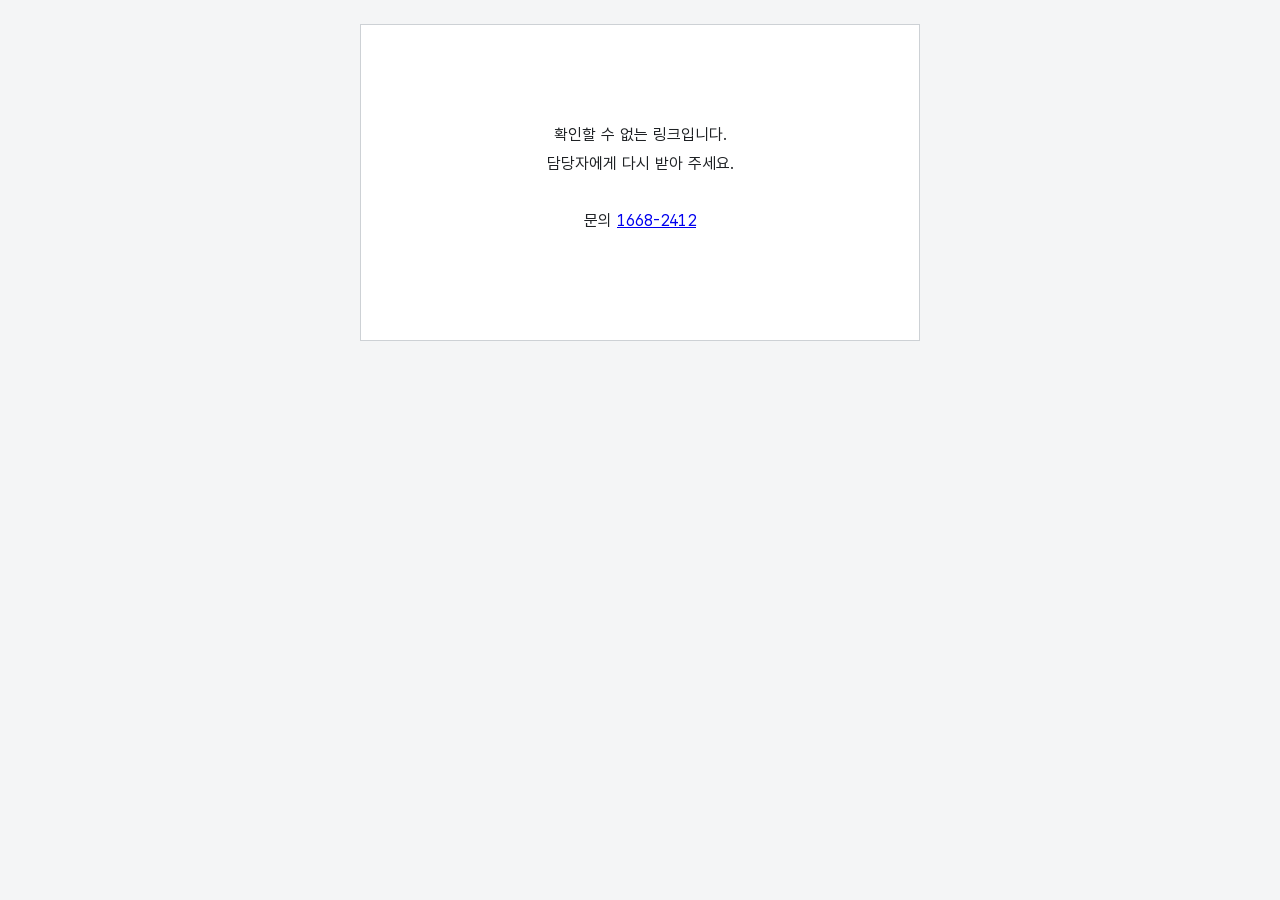
<file: ok/index.html>
<!doctype html>
<html lang="ko">
<head>
<meta charset="utf-8">
<meta name="viewport" content="width=device-width,initial-scale=1">
<meta name="robots" content="noindex,nofollow">
<title>추가작업 동의서</title>
<link rel="preconnect" href="https://fonts.googleapis.com">
<link href="https://fonts.googleapis.com/css2?family=Noto+Serif+KR:wght@700&display=swap" rel="stylesheet">
<style>
@font-face{font-family:"Pretendard GOV";font-weight:400;font-display:swap;src:url(fonts/PretendardGOV-Regular.subset.woff2) format("woff2")}
@font-face{font-family:"Pretendard GOV";font-weight:500;font-display:swap;src:url(fonts/PretendardGOV-Medium.subset.woff2) format("woff2")}
@font-face{font-family:"Pretendard GOV";font-weight:700;font-display:swap;src:url(fonts/PretendardGOV-Bold.subset.woff2) format("woff2")}
:root{--g90:#1e2124;--g70:#464c53;--g50:#6d7882;--g30:#b1b8be;--g20:#cdd1d5;--g10:#e6e8ea;--g5:#f4f5f6;--pri:#2b6b3e;--pri-d:#1f5130;--pri-bg:#eef6f0;--focus:#256ef4}
*{box-sizing:border-box}
html,body{margin:0;background:var(--g5);color:var(--g90);font-family:"Pretendard GOV",Pretendard,"Apple SD Gothic Neo","Malgun Gothic",sans-serif;-webkit-text-size-adjust:100%}
.paper{max-width:560px;margin:0 auto;background:#fff;min-height:100vh;padding:26px 18px 40px}
@media(min-width:600px){.paper{margin:24px auto;min-height:auto;border:1px solid var(--g20);padding:36px 34px 44px}}
h1{font-family:"Noto Serif KR",serif;font-size:26px;letter-spacing:6px;text-align:center;margin:4px 0 4px;padding-bottom:10px;border-bottom:3px double #333}
.no{text-align:right;font-size:12px;color:var(--g50);margin:6px 0 18px}
.lead{font-size:17px;line-height:1.75;margin:0 0 16px}
table{width:100%;border-collapse:collapse;font-size:15px;margin:0 0 14px}
th,td{border:1px solid var(--g30);padding:9px 10px;vertical-align:middle;line-height:1.5}
th{background:var(--g5);font-weight:600;white-space:nowrap;text-align:center;width:26%}
.list th{width:auto}
.list td.n{text-align:center;width:42px;color:var(--g70)}
.list td.a{text-align:right;white-space:nowrap;width:30%}
.list tr.sum td{background:var(--g5);font-weight:700}
.box{border:1px solid var(--g20);background:#fbfbfc;padding:12px 14px;font-size:14.5px;line-height:1.7;margin:0 0 18px}
.box p{margin:0}
.box p+p{margin-top:6px}
.agree{border-top:1px solid #333;padding-top:18px;text-align:center}
.agree .s{font-size:16px;margin:0 0 6px}
.agree .d{font-size:15px;color:var(--g70);margin:0 0 14px}
.name{display:flex;align-items:center;justify-content:center;gap:8px;margin:0 0 16px;font-size:16px}
.name input{width:150px;font:inherit;font-size:17px;padding:8px 10px;border:0;border-bottom:2px solid #333;text-align:center;outline:none;background:transparent}
.btn{display:block;width:100%;border:0;border-radius:8px;background:var(--pri);color:#fff;font:inherit;font-size:18px;font-weight:700;padding:15px;cursor:pointer}
.btn:disabled{background:var(--g20)}
.sub{font-size:13px;color:var(--g50);margin:10px 0 0;line-height:1.6}
.co{margin-top:26px;text-align:center;font-size:15px;line-height:1.7}
.co b{font-size:17px}
.co a{color:var(--g90)}
.done{display:none;border:2px solid var(--pri);background:var(--pri-bg);padding:16px;text-align:center;font-size:16px;line-height:1.7}
.done b{color:var(--pri);font-size:19px}
.err{color:#b3261e;font-size:14px;min-height:20px;margin:8px 0 0}
.bad{padding:60px 10px;text-align:center;font-size:16px;line-height:1.8}
input:focus,select:focus,textarea:focus{outline:2px solid var(--focus);outline-offset:1px;border-color:var(--focus)}
.btn{min-height:56px;font-size:19px!important;letter-spacing:-.2px}
.btn:focus-visible{outline:3px solid var(--focus);outline-offset:2px}
body.rp{--pri:#1f3864;--pri-d:#162a4d;--pri-bg:#eef2f9}
</style>
</head>
<body>
<div class="paper" id="app"><div class="bad">불러오는 중…</div></div>
<script>
const API='https://evergreen-proxy-git-main-evergreen-s-projects1.vercel.app/api/consent';
const TYPES={add:'추가 작업',found:'새로 확인된 부분',upgrade:'사양 업그레이드'};
const LEAD={
  add:'요청하신 아래 작업을 처음 계약한 작업에 더해 진행합니다.',
  found:'작업 중에 처음 견적 때는 확인할 수 없었던 부분이 나와, 아래 작업이 추가로 필요합니다.',
  upgrade:'요청하신 대로 아래 항목을 처음 계약보다 높은 사양으로 바꿔 진행합니다.'
};
const BRAND={eg:{n:'특수청소에버그린'},rp:{n:'주식회사 리커버리프로'}};
const esc=s=>String(s==null?'':s).replace(/[&<>"']/g,c=>({'&':'&amp;','<':'&lt;','>':'&gt;','"':'&quot;',"'":'&#39;'}[c]));
const won=n=>(Number(n)||0).toLocaleString('ko-KR')+'원';
const ymd=ms=>{const d=new Date(ms);return d.getFullYear()+'년 '+(d.getMonth()+1)+'월 '+d.getDate()+'일'};
function b64d(s){s=s.replace(/-/g,'+').replace(/_/g,'/');while(s.length%4)s+='=';const bin=atob(s);const u=new Uint8Array(bin.length);for(let i=0;i<bin.length;i++)u[i]=bin.charCodeAt(i);return new TextDecoder().decode(u)}
const q=new URLSearchParams(location.hash.slice(1));
const P=q.get('p'),S=q.get('s');
const app=document.getElementById('app');
let D=null;
try{D=JSON.parse(b64d(P||''))}catch(e){}
if(!D||!S){app.innerHTML='<div class="bad">확인할 수 없는 링크입니다.<br>담당자에게 다시 받아 주세요.<br><br>문의 <a href="tel:16682412">1668-2412</a></div>'}
else{
  const B=BRAND[D.b]||BRAND.eg;if(D.b==='rp')document.body.classList.add('rp');
  const total=D.items.reduce((s,i)=>s+(Number(i.amt)||0),0);
  const rows=D.items.map((it,i)=>`<tr><td class="n">${i+1}</td><td>${esc(it.desc)}</td><td class="a">${won(it.amt)}</td></tr>`).join('');
  const doneKey='ok_'+D.id;
  let prev=null;try{prev=localStorage.getItem(doneKey)}catch(e){}
  app.innerHTML=`
  <h1>추가작업 동의서</h1>
  <p class="no">No. ${esc(D.id)} · ${ymd(D.at)} 작성</p>
  <p class="lead">${esc(D.cust)} 고객님, ${LEAD[D.t]||LEAD.add} 내용을 확인하시고 동의해 주세요.</p>
  <table>
    <tr><th>구분</th><td>${TYPES[D.t]||'추가 작업'}</td></tr>
    <tr><th>현장</th><td>${esc(D.site)||'-'}</td></tr>
    <tr><th>담당자</th><td>${esc(D.staff)||'-'}</td></tr>
  </table>
  <table class="list">
    <tr><th>번호</th><th>내용</th><th>금액</th></tr>
    ${rows}
    <tr class="sum"><td colspan="2" style="text-align:center">추가 금액 합계</td><td class="a">${won(total)}</td></tr>
  </table>
  ${D.note?`<div class="box"><p>${esc(D.note)}</p></div>`:''}
  <div class="box">
    <p>· 부가세 포함 여부와 정산 방법은 처음 계약과 같습니다.</p>
    <p>· 추가 금액도 <b>작업이 끝난 뒤 결제(후불)</b>, <b>나눠서 내기(분할납부)</b>가 가능합니다.</p>
    <p>· 동의하지 않으시면 이 추가 작업은 진행하지 않습니다.</p>
  </div>
  <div class="agree" id="agreeBox">
    <p class="s">위 내용을 확인하였으며 추가 작업에 동의합니다.</p>
    <p class="d">${ymd(Date.now())}</p>
    <div class="name">동의인 <input id="nm" value="${esc(D.cust)}" autocomplete="name" aria-label="동의인 성함"> (인)</div>
    <button class="btn" id="go">동의합니다</button>
    <p class="err" id="err"></p>
    <p class="sub">[동의합니다]를 누르면 동의 시각과 내용이 기록되어 담당자에게 전달됩니다.</p>
  </div>
  <div class="done" id="done"></div>
  <div class="co"><b>${B.n}</b><br>대표 김현섭 (인)<br>문의 <a href="tel:16682412">1668-2412</a> · <a href="tel:01084990024">010-8499-0024</a></div>`;
  const showDone=(when)=>{document.getElementById('agreeBox').style.display='none';const d=document.getElementById('done');d.style.display='block';d.innerHTML=`<b>동의가 완료되었습니다</b><br>${esc(when)}<br>이 화면을 캡처해 두셔도 됩니다.`};
  if(prev)showDone(prev);
  document.getElementById('go').onclick=async()=>{
    const btn=document.getElementById('go'),err=document.getElementById('err'),name=document.getElementById('nm').value.trim();
    err.textContent='';
    if(!name){err.textContent='성함을 적어 주세요.';return}
    btn.disabled=true;btn.textContent='기록하는 중…';
    try{
      const r=await fetch(API,{method:'POST',headers:{'Content-Type':'application/json'},body:JSON.stringify({action:'agree',p:P,s:S,name})});
      const j=await r.json().catch(()=>({}));
      if(!r.ok||!j.ok)throw new Error(j.error||'잠시 후 다시 눌러 주세요.');
      const when='동의 시각 '+j.when;
      try{localStorage.setItem(doneKey,when)}catch(e){}
      showDone(when);
    }catch(e){err.textContent=e.message;btn.disabled=false;btn.textContent='동의합니다'}
  };
}
</script>
</body>
</html>
</file>
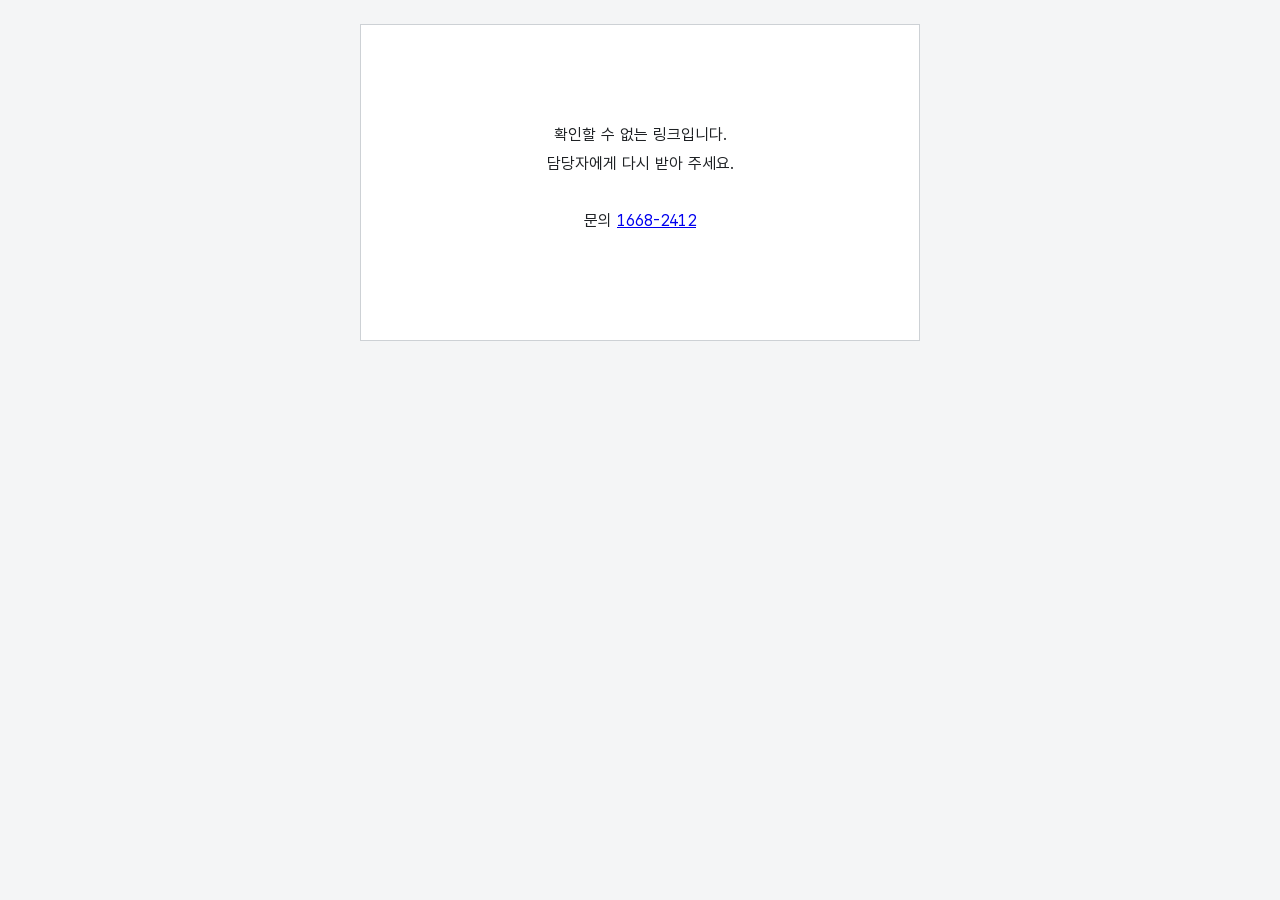
<file: rp/index.html>
<!doctype html>
<html lang="ko">
<head>
<meta charset="utf-8">
<meta name="viewport" content="width=device-width,initial-scale=1">
<meta name="robots" content="noindex,nofollow">
<title>추가작업 동의서 - 리커버리프로</title>
<link rel="preconnect" href="https://fonts.googleapis.com">
<link href="https://fonts.googleapis.com/css2?family=Noto+Serif+KR:wght@700&display=swap" rel="stylesheet">
<style>
@font-face{font-family:"Pretendard GOV";font-weight:400;font-display:swap;src:url(../ok/fonts/PretendardGOV-Regular.subset.woff2) format("woff2")}
@font-face{font-family:"Pretendard GOV";font-weight:500;font-display:swap;src:url(../ok/fonts/PretendardGOV-Medium.subset.woff2) format("woff2")}
@font-face{font-family:"Pretendard GOV";font-weight:700;font-display:swap;src:url(../ok/fonts/PretendardGOV-Bold.subset.woff2) format("woff2")}
:root{--g90:#1e2124;--g70:#464c53;--g50:#6d7882;--g30:#b1b8be;--g20:#cdd1d5;--g10:#e6e8ea;--g5:#f4f5f6;--pri:#2b6b3e;--pri-d:#1f5130;--pri-bg:#eef6f0;--focus:#256ef4}
*{box-sizing:border-box}
html,body{margin:0;background:var(--g5);color:var(--g90);font-family:"Pretendard GOV",Pretendard,"Apple SD Gothic Neo","Malgun Gothic",sans-serif;-webkit-text-size-adjust:100%}
.paper{max-width:560px;margin:0 auto;background:#fff;min-height:100vh;padding:26px 18px 40px}
@media(min-width:600px){.paper{margin:24px auto;min-height:auto;border:1px solid var(--g20);padding:36px 34px 44px}}
h1{font-family:"Noto Serif KR",serif;font-size:26px;letter-spacing:6px;text-align:center;margin:4px 0 4px;padding-bottom:10px;border-bottom:3px double #333}
.no{text-align:right;font-size:12px;color:var(--g50);margin:6px 0 18px}
.lead{font-size:17px;line-height:1.75;margin:0 0 16px}
table{width:100%;border-collapse:collapse;font-size:15px;margin:0 0 14px}
th,td{border:1px solid var(--g30);padding:9px 10px;vertical-align:middle;line-height:1.5}
th{background:var(--g5);font-weight:600;white-space:nowrap;text-align:center;width:26%}
.list th{width:auto}
.list td.n{text-align:center;width:42px;color:var(--g70)}
.list td.a{text-align:right;white-space:nowrap;width:30%}
.list tr.sum td{background:var(--g5);font-weight:700}
.box{border:1px solid var(--g20);background:#fbfbfc;padding:12px 14px;font-size:14.5px;line-height:1.7;margin:0 0 18px}
.box p{margin:0}
.box p+p{margin-top:6px}
.agree{border-top:1px solid #333;padding-top:18px;text-align:center}
.agree .s{font-size:16px;margin:0 0 6px}
.agree .d{font-size:15px;color:var(--g70);margin:0 0 14px}
.name{display:flex;align-items:center;justify-content:center;gap:8px;margin:0 0 16px;font-size:16px}
.name input{width:150px;font:inherit;font-size:17px;padding:8px 10px;border:0;border-bottom:2px solid #333;text-align:center;outline:none;background:transparent}
.btn{display:block;width:100%;border:0;border-radius:8px;background:var(--pri);color:#fff;font:inherit;font-size:18px;font-weight:700;padding:15px;cursor:pointer}
.btn:disabled{background:var(--g20)}
.sub{font-size:13px;color:var(--g50);margin:10px 0 0;line-height:1.6}
.co{margin-top:26px;text-align:center;font-size:15px;line-height:1.7}
.co b{font-size:17px}
.co a{color:var(--g90)}
.done{display:none;border:2px solid var(--pri);background:var(--pri-bg);padding:16px;text-align:center;font-size:16px;line-height:1.7}
.done b{color:var(--pri);font-size:19px}
.err{color:#b3261e;font-size:14px;min-height:20px;margin:8px 0 0}
.bad{padding:60px 10px;text-align:center;font-size:16px;line-height:1.8}
input:focus,select:focus,textarea:focus{outline:2px solid var(--focus);outline-offset:1px;border-color:var(--focus)}
.btn{min-height:56px;font-size:19px!important;letter-spacing:-.2px}
.btn:focus-visible{outline:3px solid var(--focus);outline-offset:2px}
body.rp{--pri:#1f3864;--pri-d:#162a4d;--pri-bg:#eef2f9}
</style>
</head>
<body>
<div class="paper" id="app"><div class="bad">불러오는 중…</div></div>
<script>
const API='https://evergreen-proxy-git-main-evergreen-s-projects1.vercel.app/api/consent';
const TYPES={add:'추가 작업',found:'새로 확인된 부분',upgrade:'사양 업그레이드'};
const LEAD={
  add:'요청하신 아래 작업을 처음 계약한 작업에 더해 진행합니다.',
  found:'작업 중에 처음 견적 때는 확인할 수 없었던 부분이 나와, 아래 작업이 추가로 필요합니다.',
  upgrade:'요청하신 대로 아래 항목을 처음 계약보다 높은 사양으로 바꿔 진행합니다.'
};
const BRAND={eg:{n:'특수청소에버그린'},rp:{n:'주식회사 리커버리프로'}};
const esc=s=>String(s==null?'':s).replace(/[&<>"']/g,c=>({'&':'&amp;','<':'&lt;','>':'&gt;','"':'&quot;',"'":'&#39;'}[c]));
const won=n=>(Number(n)||0).toLocaleString('ko-KR')+'원';
const ymd=ms=>{const d=new Date(ms);return d.getFullYear()+'년 '+(d.getMonth()+1)+'월 '+d.getDate()+'일'};
function b64d(s){s=s.replace(/-/g,'+').replace(/_/g,'/');while(s.length%4)s+='=';const bin=atob(s);const u=new Uint8Array(bin.length);for(let i=0;i<bin.length;i++)u[i]=bin.charCodeAt(i);return new TextDecoder().decode(u)}
const q=new URLSearchParams(location.hash.slice(1));
const P=q.get('p'),S=q.get('s');
const app=document.getElementById('app');
let D=null;
try{D=JSON.parse(b64d(P||''))}catch(e){}
if(!D||!S){app.innerHTML='<div class="bad">확인할 수 없는 링크입니다.<br>담당자에게 다시 받아 주세요.<br><br>문의 <a href="tel:16682412">1668-2412</a></div>'}
else{
  const B=BRAND[D.b]||BRAND.eg;if(D.b==='rp')document.body.classList.add('rp');
  const total=D.items.reduce((s,i)=>s+(Number(i.amt)||0),0);
  const rows=D.items.map((it,i)=>`<tr><td class="n">${i+1}</td><td>${esc(it.desc)}</td><td class="a">${won(it.amt)}</td></tr>`).join('');
  const doneKey='ok_'+D.id;
  let prev=null;try{prev=localStorage.getItem(doneKey)}catch(e){}
  app.innerHTML=`
  <h1>추가작업 동의서</h1>
  <p class="no">No. ${esc(D.id)} · ${ymd(D.at)} 작성</p>
  <p class="lead">${esc(D.cust)} 고객님, ${LEAD[D.t]||LEAD.add} 내용을 확인하시고 동의해 주세요.</p>
  <table>
    <tr><th>구분</th><td>${TYPES[D.t]||'추가 작업'}</td></tr>
    <tr><th>현장</th><td>${esc(D.site)||'-'}</td></tr>
    <tr><th>담당자</th><td>${esc(D.staff)||'-'}</td></tr>
  </table>
  <table class="list">
    <tr><th>번호</th><th>내용</th><th>금액</th></tr>
    ${rows}
    <tr class="sum"><td colspan="2" style="text-align:center">추가 금액 합계</td><td class="a">${won(total)}</td></tr>
  </table>
  ${D.note?`<div class="box"><p>${esc(D.note)}</p></div>`:''}
  <div class="box">
    <p>· 부가세 포함 여부와 정산 방법은 처음 계약과 같습니다.</p>
    <p>· 추가 금액도 <b>작업이 끝난 뒤 결제(후불)</b>, <b>나눠서 내기(분할납부)</b>가 가능합니다.</p>
    <p>· 동의하지 않으시면 이 추가 작업은 진행하지 않습니다.</p>
  </div>
  <div class="agree" id="agreeBox">
    <p class="s">위 내용을 확인하였으며 추가 작업에 동의합니다.</p>
    <p class="d">${ymd(Date.now())}</p>
    <div class="name">동의인 <input id="nm" value="${esc(D.cust)}" autocomplete="name" aria-label="동의인 성함"> (인)</div>
    <button class="btn" id="go">동의합니다</button>
    <p class="err" id="err"></p>
    <p class="sub">[동의합니다]를 누르면 동의 시각과 내용이 기록되어 담당자에게 전달됩니다.</p>
  </div>
  <div class="done" id="done"></div>
  <div class="co"><b>${B.n}</b><br>대표 김현섭 (인)<br>문의 <a href="tel:16682412">1668-2412</a> · <a href="tel:01084990024">010-8499-0024</a></div>`;
  const showDone=(when)=>{document.getElementById('agreeBox').style.display='none';const d=document.getElementById('done');d.style.display='block';d.innerHTML=`<b>동의가 완료되었습니다</b><br>${esc(when)}<br>이 화면을 캡처해 두셔도 됩니다.`};
  if(prev)showDone(prev);
  document.getElementById('go').onclick=async()=>{
    const btn=document.getElementById('go'),err=document.getElementById('err'),name=document.getElementById('nm').value.trim();
    err.textContent='';
    if(!name){err.textContent='성함을 적어 주세요.';return}
    btn.disabled=true;btn.textContent='기록하는 중…';
    try{
      const r=await fetch(API,{method:'POST',headers:{'Content-Type':'application/json'},body:JSON.stringify({action:'agree',p:P,s:S,name})});
      const j=await r.json().catch(()=>({}));
      if(!r.ok||!j.ok)throw new Error(j.error||'잠시 후 다시 눌러 주세요.');
      const when='동의 시각 '+j.when;
      try{localStorage.setItem(doneKey,when)}catch(e){}
      showDone(when);
    }catch(e){err.textContent=e.message;btn.disabled=false;btn.textContent='동의합니다'}
  };
}
</script>
</body>
</html>
</file>
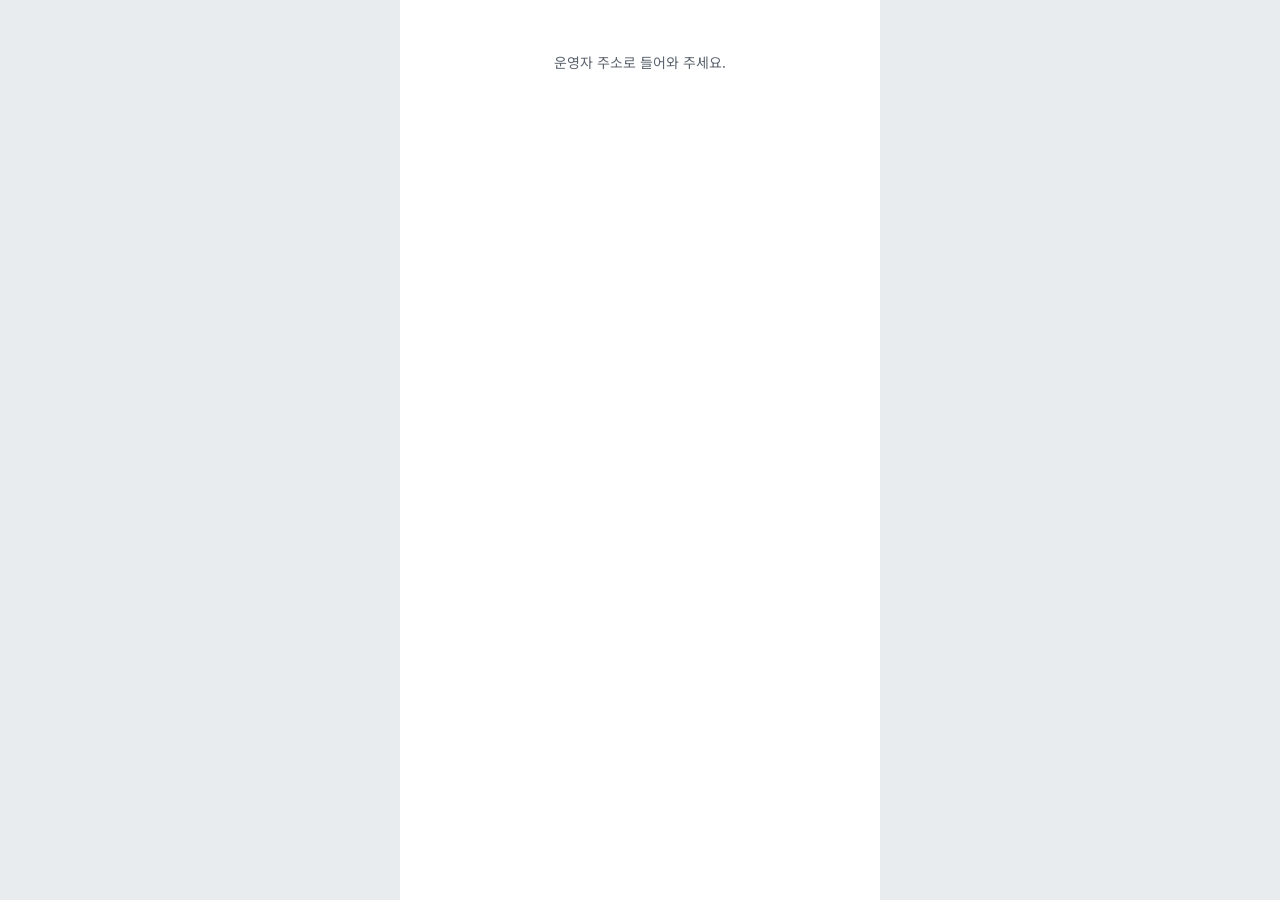
<file: mth/admin.html>
<!doctype html>
<html lang="ko">
<head>
<meta charset="utf-8">
<meta name="viewport" content="width=device-width,initial-scale=1,viewport-fit=cover">
<title>무브투헤븐 운영자</title>
<meta name="robots" content="noindex">
<meta name="theme-color" content="#15181C">
<link rel="stylesheet" href="https://fonts.googleapis.com/css2?family=Noto+Sans+KR:wght@400;500;700;800;900&display=swap">
<link rel="stylesheet" href="style.css">
</head>
<body>
<div class="app" id="app"></div>
<script src="common.js"></script>
<script>
const { rpc, upload, photoUrl, won, esc, dt, toast, busy, store } = MTH;
const app = document.getElementById('app');
let key = new URLSearchParams(location.hash.slice(1)).get('k') || store.get('mth_akey', '');
if (key) store.set('mth_akey', key);
let tab = 'today', D = null, edit = null;
const base = location.href.split('/').slice(0, -1).join('/');
const hours = s => (Date.now() - new Date(s)) / 36e5;

async function load() {
  if (!key) { app.innerHTML = '<main class="sec"><div class="empty">운영자 주소로 들어와 주세요.</div></main>'; return; }
  try { D = await rpc('admin_overview', { p_key: key }); } catch (e) { app.innerHTML = `<main class="sec"><div class="empty">${esc(e.message)}</div></main>`; return; }
  render();
}

function render() {
  const needLink = D.requests.filter(r => r.status === 'open' && r.n_targets < 1);
  const lateQ = D.requests.filter(r => r.status === 'open' && r.n_targets > 0 && r.n_quotes < r.n_targets && hours(r.created_at) > 12);
  const noPhoto = D.jobs.filter(j => (j.status === 'in_progress' && hours(j.created_at) > 48 && !j.n_before) || (j.status !== 'in_progress' && (!j.n_before || !j.n_after)));
  const openRep = D.reports.filter(r => r.status === 'open');
  const qs = [['link', '업체 연결 필요', needLink.length], ['late', '견적 지연', lateQ.length], ['photo', '사진 누락', noPhoto.length], ['report', '추가금 신고', openRep.length], ['review', '새 후기', D.reviews.filter(v => hours(v.created_at) < 72).length]];
  const tabs = [['today', '오늘 할 일'], ['req', '요청·거래'], ['co', '업체']];
  let body = '';
  if (tab === 'today') {
    body = `<div style="display:grid;grid-template-columns:repeat(2,minmax(0,1fr));gap:8px">${qs.map(([k, l, n]) => `<div class="box" style="${n ? 'background:var(--accent);color:#fff' : ''}"><span style="font-size:13px;font-weight:700">${l}</span><b style="display:block;font-size:28px">${n}건</b></div>`).join('')}</div>
      ${openRep.length ? `<h2 style="font-size:17px;font-weight:800;margin-top:8px">추가금 신고</h2>${openRep.map(r => `<div class="co" data-rep="${r.id}">
        <div style="display:flex;justify-content:space-between"><b>${esc(r.company)}</b><span class="note">${dt(r.created_at)}</span></div>
        <p style="margin:0;font-size:14px">${esc(r.body)}</p>
        <div class="box" style="font-size:13px"><div class="kv"><span>확정 견적</span><b>${won(r.confirmed_total)}</b></div><div class="kv"><span>최종(기록)</span><b>${won(r.final_total)}</b></div>
          ${r.changes.map(c => `<div class="kv"><span>${c.amount_delta > 0 ? '+' : ''}${won(c.amount_delta)} ${esc(c.reason)}</span><b>${{ pending: '대기', approved: '고객 동의', rejected: '고객 거절' }[c.status]}</b></div>`).join('') || '<p class="note" style="margin:4px 0 0">금액 변경 기록 없음 → 동의 없는 추가금이면 환급 대상</p>'}</div>
        <textarea placeholder="판정 메모 (고객에게 보입니다)"></textarea>
        <div style="display:flex;gap:8px"><button class="btn" data-dec="refund">환급 결정</button><button class="btn gray" data-dec="rejected">기록상 동의 확인</button></div></div>`).join('')}` : ''}
      ${needLink.length ? `<h2 style="font-size:17px;font-weight:800;margin-top:8px">업체 연결 필요</h2>${needLink.map(r => `<div class="co" data-req="${r.id}"><b>${esc(r.contact_name)} · ${esc(r.region)} ${esc(r.size)}</b><span class="note">${dt(r.created_at)} · 업체가 없는 지역에서 들어온 요청입니다</span>
        <a class="btn sm line" href="tel:${esc(r.phone)}">고객 전화 ${esc(r.phone)}</a>
        <label class="lbl">연결할 업체<select>${D.companies.filter(c => c.status === 'active').sort((a, b) => (b.region.startsWith(r.region.split(' ')[0]) ? 1 : 0) - (a.region.startsWith(r.region.split(' ')[0]) ? 1 : 0)).map(c => `<option value="${c.id}">${esc(c.name)} (${esc(c.region)})</option>`).join('')}</select></label>
        <button class="btn sm" data-assign="1">이 업체 연결</button>
        <p class="note" style="margin:0">명단에 없는 업체라면 「업체」 탭에서 먼저 등록한 뒤 연결하세요. 최대 3곳.</p></div>`).join('')}` : ''}
      ${lateQ.length ? `<h2 style="font-size:17px;font-weight:800;margin-top:8px">견적 지연</h2>${lateQ.map(r => `<div class="co"><b>${esc(r.contact_name)} · ${esc(r.region)} ${esc(r.size)}</b><span class="note">${dt(r.created_at)} · ${r.n_quotes}/${r.n_targets}곳 응답</span>
        <div class="tags">${(r.targets || []).map(t => `<span class="tag" style="${t.quoted ? '' : 'background:var(--warn-l);color:var(--warn)'}">${esc(t.name)} ${t.quoted ? '응답' : '미응답'}</span>`).join('')}</div>
        <a class="btn sm line" href="tel:${esc(r.phone)}">고객 전화 ${esc(r.phone)}</a></div>`).join('')}` : ''}
      ${noPhoto.length ? `<h2 style="font-size:17px;font-weight:800;margin-top:8px">사진 누락</h2>${noPhoto.map(j => `<div class="co"><b>${esc(j.company)}</b><span class="note">작업 전 ${j.n_before} · 귀중품 ${j.n_valuable} · 작업 후 ${j.n_after} · ${dt(j.created_at)}</span></div>`).join('')}` : ''}
      ${!needLink.length && !openRep.length && !lateQ.length && !noPhoto.length ? '<div class="empty">오늘 처리할 일이 없습니다.</div>' : ''}`;
  } else if (tab === 'req') {
    body = `<h2 style="font-size:17px;font-weight:800">최근 요청 (60일)</h2>${D.requests.map(r => `<div class="co"><div style="display:flex;justify-content:space-between"><b>${esc(r.contact_name)} · ${esc(r.size)}</b><span class="badge gray">${{ open: '견적 중', selected: '업체 선택', done: '완료', cancelled: '취소' }[r.status]}</span></div>
      <span class="note">${dt(r.created_at)} · ${esc(r.region)} · 견적 ${r.n_quotes}/${r.n_targets} · ${esc(r.phone)}</span></div>`).join('') || '<div class="empty">없습니다.</div>'}
      <h2 style="font-size:17px;font-weight:800;margin-top:8px">거래</h2>${D.jobs.map(j => `<div class="co"><div style="display:flex;justify-content:space-between"><b>${esc(j.company)}</b><span class="badge ${j.final_total != null && j.final_total > j.confirmed_total ? 'warn' : ''}">${{ in_progress: '작업 중', completed: '고객 확인 대기', confirmed: '완료' }[j.status]}</span></div>
      <span class="note">확정 ${won(j.confirmed_total)} · 최종 ${won(j.final_total)} · 사진 ${j.n_before}/${j.n_valuable}/${j.n_after}${j.pending_changes ? ' · 변경 대기 ' + j.pending_changes : ''}</span></div>`).join('') || '<div class="empty">없습니다.</div>'}
      <h2 style="font-size:17px;font-weight:800;margin-top:8px">후기</h2>${D.reviews.map(v => `<div class="co" data-rv="${v.id}"><div style="display:flex;justify-content:space-between"><b>${esc(v.company)} ★${v.rating}</b><button class="btn sm ${v.visible ? 'gray' : 'line'}" data-vis="${v.visible ? 0 : 1}">${v.visible ? '숨기기' : '다시 보이기'}</button></div><p style="margin:0;font-size:14px">${esc(v.body || '')}</p></div>`).join('') || '<div class="empty">없습니다.</div>'}`;
  } else {
    body = `<button class="btn" id="add">업체 추가</button>
      ${edit ? coForm(edit) : ''}
      ${D.companies.map(c => `<div class="co"><div style="display:flex;justify-content:space-between;gap:8px"><b>${esc(c.name)}</b><span class="badge ${c.status === 'active' ? '' : 'gray'}">${c.status === 'active' ? '노출' : '숨김'}</span></div>
        <span class="note">${esc(c.region)} · 순서 ${c.manual_rank ?? '-'} · 후기 ${c.stats.n_reviews} · 추가금 0원 ${c.stats.zero_rate ?? '-'}% · ${esc(c.phone || '연락처 없음')}</span>
        <div style="display:flex;gap:6px;flex-wrap:wrap"><button class="btn sm gray" data-edit="${c.id}">고치기</button><button class="btn sm line" data-link="${c.id}">업체 주소 새로 만들기</button>
        <button class="btn sm gray" data-hide="${c.id}" data-st="${c.status === 'active' ? 'hidden' : 'active'}">${c.status === 'active' ? '숨기기' : '노출'}</button></div></div>`).join('')}`;
  }
  app.innerHTML = `<header class="hd"><span class="t">무브투헤븐 운영자</span><div class="r"><button class="btn sm gray" id="rf">새로고침</button></div></header>
    <nav style="display:flex;border-bottom:1px solid var(--line)">${tabs.map(([k, l]) => `<button type="button" data-tab="${k}" style="flex:1;min-height:48px;border:0;background:none;font-family:inherit;font-size:15px;cursor:pointer;${tab === k ? 'font-weight:800;border-bottom:2px solid var(--ink)' : 'color:var(--sub);border-bottom:2px solid transparent'}">${l}</button>`).join('')}</nav>
    <main class="sec stack">${body}</main>`;
  bind();
}

function coForm(c) {
  const v = (k) => esc(c[k] ?? '');
  return `<form class="co stack" id="cf" style="gap:10px" novalidate><b>${c.id ? '업체 고치기' : '새 업체'}</b>
    <label class="lbl">업체명<input name="name" value="${v('name')}"></label>
    <label class="lbl">지역 (목록 탭 이름)<input name="region" value="${v('region')}" placeholder="시도 이름으로 시작 · 예) 서울 서부, 경기 부천시"></label>
    <label class="lbl">출동 지역 설명<input name="area_desc" value="${v('area_desc')}"></label>
    <label class="lbl">업체 연락처 (선택된 고객에게만 보임)<input name="phone" value="${v('phone')}"></label>
    <label class="lbl">표시 (쉼표로 구분)<input name="tags" value="${esc((c.tags || []).join(', '))}" placeholder="후불, 분할, 유품 매입"></label>
    <label class="lbl">한 줄 소개<textarea name="intro">${v('intro')}</textarea></label>
    <label class="lbl">확인한 서류 (줄마다 「서류명 | 확인일」)<textarea name="docs">${esc((c.docs || []).map(d => d.name + ' | ' + d.date).join('\n'))}</textarea></label>
    <label class="lbl">목록 순서 (후기 5건 전까지)<input name="manual_rank" type="number" value="${v('manual_rank')}"></label>
    <label style="display:flex;gap:10px;align-items:center;font-size:14px"><input type="checkbox" name="is_related" ${c.is_related ? 'checked' : ''}>운영사 관계업체로 표시</label>
    <label class="filebtn">📷 대표 사진 ${c.photo_url ? '바꾸기' : '올리기'}<input type="file" name="ph" accept="image/*"></label>
    <div style="display:flex;gap:8px"><button class="btn" type="submit">저장</button><button class="btn gray" type="button" id="cx">닫기</button></div></form>`;
}

async function showLink(vk, name) {
  const u = `${base}/vendor.html#k=${vk}`;
  try { await navigator.clipboard.writeText(u); toast(name + ' 업체 주소를 복사했습니다'); } catch (e) { }
  prompt(name + ' 업체 전용 주소입니다. 업체에 전달하세요. (이 주소는 다시 볼 수 없습니다)', u);
}

function bind() {
  app.querySelector('#rf').onclick = load;
  app.querySelectorAll('[data-tab]').forEach(b => b.onclick = () => { tab = b.dataset.tab; render(); });
  app.querySelectorAll('[data-dec]').forEach(b => b.onclick = () => {
    const box = b.closest('[data-rep]');
    busy(b, () => rpc('admin_decide_report', { p_key: key, p_report: box.dataset.rep, p_status: b.dataset.dec, p_note: box.querySelector('textarea').value })).then(load);
  });
  app.querySelectorAll('[data-assign]').forEach(b => b.onclick = () => {
    const box = b.closest('[data-req]');
    busy(b, () => rpc('admin_assign', { p_key: key, p_request: box.dataset.req, p_company: box.querySelector('select').value })).then(() => { toast('연결했습니다. 업체에 요청이 보입니다'); load(); });
  });
  app.querySelectorAll('[data-vis]').forEach(b => b.onclick = () => busy(b, () => rpc('admin_review_visible', { p_key: key, p_review: b.closest('[data-rv]').dataset.rv, p_visible: b.dataset.vis === '1' })).then(load));
  const add = app.querySelector('#add'); if (add) add.onclick = () => { edit = { tags: [], docs: [] }; render(); };
  app.querySelectorAll('[data-edit]').forEach(b => b.onclick = () => { edit = D.companies.find(c => c.id === b.dataset.edit); render(); window.scrollTo(0, 0); });
  app.querySelectorAll('[data-hide]').forEach(b => b.onclick = () => busy(b, () => rpc('admin_upsert_company', { p_key: key, p: { id: b.dataset.hide, status: b.dataset.st } })).then(load));
  app.querySelectorAll('[data-link]').forEach(b => b.onclick = () => {
    if (b.dataset.ok !== '1') { b.dataset.ok = '1'; b.textContent = '기존 주소가 막힙니다. 한 번 더 누르기'; return; }
    busy(b, () => rpc('admin_reset_vendor_key', { p_key: key, p_company: b.dataset.link })).then(r => showLink(r.vendor_key, D.companies.find(c => c.id === b.dataset.link).name));
  });
  const cx = app.querySelector('#cx'); if (cx) cx.onclick = () => { edit = null; render(); };
  const f = app.querySelector('#cf');
  if (f) f.onsubmit = (e) => {
    e.preventDefault();
    const g = n => f.elements[n].value.trim();
    if (!g('name') || !g('region')) return toast('업체명과 지역을 적어 주세요');
    busy(f.querySelector('[type=submit]'), async () => {
      const p = { name: g('name'), region: g('region'), area_desc: g('area_desc'), phone: g('phone'), intro: g('intro'),
        tags: g('tags').split(',').map(s => s.trim()).filter(Boolean),
        docs: g('docs').split('\n').map(l => l.split('|').map(s => s.trim())).filter(a => a[0]).map(a => ({ name: a[0], date: a[1] || '' })),
        manual_rank: g('manual_rank'), is_related: f.elements.is_related.checked };
      const file = f.elements.ph.files[0];
      if (file) p.photo_url = await upload('co', file);
      if (edit.id) p.id = edit.id;
      return rpc('admin_upsert_company', { p_key: key, p });
    }).then(r => { const name = g('name'); edit = null; if (r.vendor_key) showLink(r.vendor_key, name); else toast('저장했습니다'); load(); });
  };
}
load();
</script>
</body>
</html>
</file>
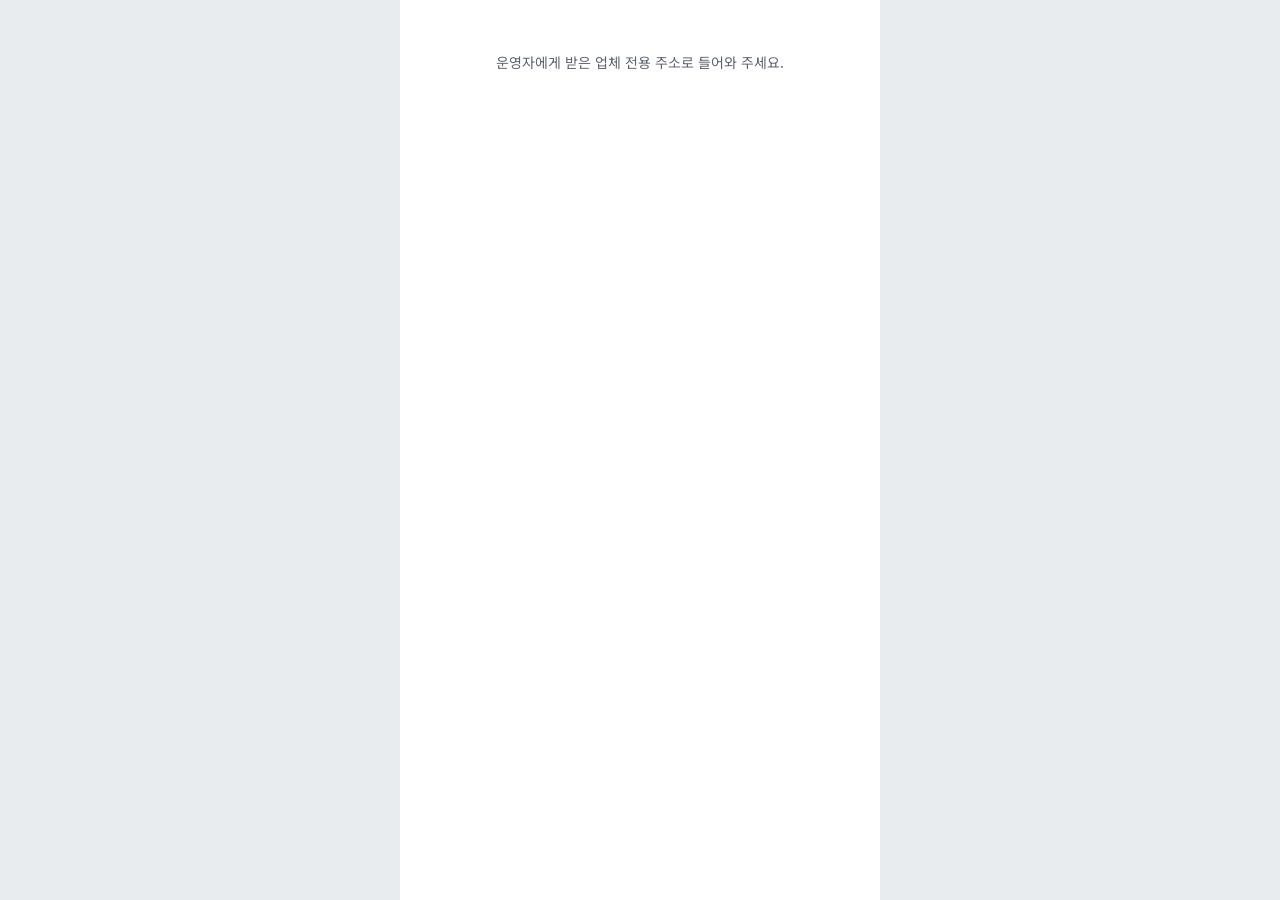
<file: mth/vendor.html>
<!doctype html>
<html lang="ko">
<head>
<meta charset="utf-8">
<meta name="viewport" content="width=device-width,initial-scale=1,viewport-fit=cover">
<title>무브투헤븐 업체 화면</title>
<meta name="robots" content="noindex">
<meta name="theme-color" content="#15181C">
<link rel="stylesheet" href="https://fonts.googleapis.com/css2?family=Noto+Sans+KR:wght@400;500;700;800;900&display=swap">
<link rel="stylesheet" href="style.css">
</head>
<body>
<div class="app" id="app"></div>
<script src="common.js"></script>
<script>
const { rpc, upload, photoUrl, won, man, esc, dt, toast, busy, store, stampNow } = MTH;
const app = document.getElementById('app');
const ITEMS = [['sort', '분류·중요한 유품 보관'], ['haul', '반출(인력·차량)'], ['waste', '폐기물 처리'], ['clean', '기본 청소'], ['special', '소독·냄새 제거'], ['buyback', '가전·가구 매입 차감']];
const KIND = { before: '작업 전', valuable: '귀중품 발견', after: '작업 후' };
let key = new URLSearchParams(location.hash.slice(1)).get('k') || store.get('mth_vkey', '');
if (key) store.set('mth_vkey', key);
let tab = 'new', me = null;

async function load() {
  if (!key) { app.innerHTML = '<main class="sec"><div class="empty">운영자에게 받은 업체 전용 주소로 들어와 주세요.</div></main>'; return; }
  try { me = await rpc('vendor_me', { p_key: key }); } catch (e) { app.innerHTML = `<main class="sec"><div class="empty">${esc(e.message)}</div></main>`; return; }
  render();
}

function render() {
  const c = me.company, all = me.requests;
  const groups = {
    new: all.filter(x => x.request.status === 'open'),
    work: all.filter(x => x.won && x.job && x.job.status === 'in_progress'),
    done: all.filter(x => x.lost || (x.won && x.job && x.job.status !== 'in_progress') || (!x.won && x.request.status !== 'open'))
  };
  const tabs = [['new', '새 요청'], ['work', '작업 중'], ['done', '끝난 일']];
  app.innerHTML = `<header class="hd"><span class="t">${esc(c.name)}</span><div class="r"><button class="btn sm gray" id="rf" type="button">새로고침</button></div></header>
  <div class="sec soft" style="padding:14px 16px;display:grid;grid-template-columns:repeat(3,minmax(0,1fr));gap:6px">
    <div class="box" style="background:#fff;text-align:center;padding:10px"><span class="note">추가금 0원</span><b style="display:block;font-size:18px;color:var(--accent)">${c.stats.zero_rate == null ? '-' : c.stats.zero_rate + '%'}</b></div>
    <div class="box" style="background:#fff;text-align:center;padding:10px"><span class="note">후기</span><b style="display:block;font-size:18px">${c.stats.n_reviews}건</b></div>
    <div class="box" style="background:#fff;text-align:center;padding:10px"><span class="note">별점</span><b style="display:block;font-size:18px">${c.stats.n_reviews ? Number(c.stats.avg).toFixed(2) : '-'}</b></div>
  </div>
  <nav style="display:flex;border-bottom:1px solid var(--line)">${tabs.map(([k, l]) => `<button type="button" data-tab="${k}" style="flex:1;min-height:48px;border:0;background:none;font-family:inherit;font-size:15px;cursor:pointer;${tab === k ? 'font-weight:800;border-bottom:2px solid var(--ink)' : 'color:var(--sub);border-bottom:2px solid transparent'}">${l} ${groups[k].length}</button>`).join('')}</nav>
  <main class="sec stack">${groups[tab].map(card).join('') || '<div class="empty">없습니다.</div>'}</main>`;
  app.querySelector('#rf').onclick = load;
  app.querySelectorAll('[data-tab]').forEach(b => b.onclick = () => { tab = b.dataset.tab; render(); });
  bind();
}

function reqInfo(r) {
  return `<div class="box stack" style="gap:4px;font-size:14px">
    <div><b>${esc(r.size)}</b> · 짐 ${esc(r.load)} · ${esc(r.floor)}${r.odor ? ' · <b style="color:var(--warn)">냄새·오염 있음</b>' : ''}</div>
    <div class="note">${esc(r.address_dong || r.region)} · 희망 ${esc(r.wish_date || '-')} · 요청 ${dt(r.created_at)}</div>
    ${r.keep_items && r.keep_items.length ? `<div>찾을 물건: ${esc(r.keep_items.join(', '))}</div>` : ''}
    ${r.keep_note ? `<div>전할 말: ${esc(r.keep_note)}</div>` : ''}
    ${r.photo_paths && r.photo_paths.length ? `<div class="photos" style="margin-top:4px">${r.photo_paths.map(p => `<a href="${photoUrl(p)}" target="_blank" rel="noopener"><img src="${photoUrl(p)}" alt="현장 사진" loading="lazy"></a>`).join('')}</div>` : ''}
  </div>`;
}

function card(x) {
  const r = x.request, q = x.my_quote, j = x.job;
  let h = `<article class="co" data-id="${r.id}">`;
  if (r.status === 'open') {
    const it = (q && q.items) || {};
    h += `<div style="display:flex;justify-content:space-between"><b>견적 요청</b><span class="note">함께 받은 업체 ${x.n_targets}곳</span></div>${reqInfo(r)}
      <form class="stack qf" style="gap:8px" novalidate>
        <p class="note" style="margin:0">항목별 금액을 <b>만 원</b> 단위로 적어 주세요. 고객은 이 금액을 확정 견적으로 받습니다.</p>
        ${ITEMS.map(([k, l]) => `<label style="display:flex;align-items:center;gap:8px;font-size:14px"><span style="flex:1">${l}</span><input name="${k}" type="number" inputmode="decimal" min="0" step="1" style="width:110px;height:44px;text-align:right" value="${it[k] ? it[k] / 10000 : ''}"><span>만</span></label>`).join('')}
        <div class="kv" style="font-size:16px"><span>합계</span><b class="tot">${q ? won(q.total) : '0원'}</b></div>
        <label class="lbl">고객에게 전할 말<textarea name="note" placeholder="포함·제외 항목, 작업 인원과 시간 등">${esc((q && q.note) || '')}</textarea></label>
        <label style="display:flex;gap:10px;align-items:center;font-size:14px"><input type="checkbox" name="visit" ${q && q.visit_needed ? 'checked' : ''}>방문 확인이 필요합니다</label>
        <button class="btn" type="submit">${q ? '견적 고치기' : '견적 보내기'}</button>
        <p class="note" style="margin:0">고객이 업체를 고르기 전까지 고칠 수 있습니다. 고르면 금액이 고정됩니다.</p>
      </form>`;
  } else if (x.won && j) {
    const ev = x.evidence || [], ch = x.changes || [];
    const pend = ch.filter(c => c.status === 'pending').length;
    h += `<div style="display:flex;justify-content:space-between;align-items:center"><b style="font-size:16px">${esc(r.contact_name)} 고객님</b>
        <span class="badge ${j.status === 'in_progress' ? '' : 'gray'}">${{ in_progress: '작업 중', completed: '고객 확인 대기', confirmed: '완료' }[j.status]}</span></div>
      <a class="btn line sm" style="width:100%" href="tel:${esc(r.phone)}">전화 ${esc(r.phone)}</a>
      ${reqInfo(r)}
      <div class="box"><div class="kv"><span>확정 견적</span><b>${won(j.confirmed_total)}</b></div>${j.final_total != null ? `<div class="kv"><span>최종 금액</span><b>${won(j.final_total)}</b></div>` : ''}</div>
      <div class="stack" style="gap:8px"><b>작업 기록</b>
        ${['before', 'valuable', 'after'].map(k => { const a = ev.filter(e => e.kind === k); return `<div>
          <div style="display:flex;justify-content:space-between;align-items:center"><span style="font-size:14px;font-weight:700">${KIND[k]} ${a.length}장</span>
          ${j.status === 'in_progress' ? `<label class="btn sm line" style="cursor:pointer">사진 올리기<input type="file" accept="image/*" capture="environment" multiple data-up="${k}" style="position:absolute;width:1px;height:1px;opacity:0"></label>` : ''}</div>
          ${a.length ? `<div class="photos" style="margin-top:6px">${a.map(e => `<a href="${photoUrl(e.photo_path)}" target="_blank" rel="noopener"><img src="${photoUrl(e.photo_path)}" alt="${KIND[k]} 사진" loading="lazy"></a>`).join('')}</div>` : ''}</div>`; }).join('')}
        <p class="note" style="margin:0">사진에는 업체명과 날짜·시간이 자동으로 찍히고, 올린 뒤에는 지울 수 없습니다.</p></div>
      ${ch.length ? `<div class="stack" style="gap:6px"><b>금액 변경 요청</b>${ch.map(c => `<div class="box" style="font-size:14px">${c.amount_delta > 0 ? '+' : ''}${won(c.amount_delta)} · ${esc(c.reason)} <span class="badge ${c.status === 'approved' ? '' : c.status === 'pending' ? 'gray' : 'warn'}">${{ pending: '고객 답 기다림', approved: '동의함', rejected: '거절함' }[c.status]}</span></div>`).join('')}</div>` : ''}
      ${j.status === 'in_progress' ? `<details><summary>금액 변경 요청하기</summary>
        <p>고객이 알린 내용과 현장이 다를 때만 요청하세요. 고객이 동의하기 전에는 받을 수 없습니다.</p>
        <form class="stack cf" style="gap:8px;margin-top:8px" novalidate>
          <label class="lbl">바꿀 금액 (만 원, 줄이면 앞에 -)<input name="delta" type="number" inputmode="decimal" step="1"></label>
          <label class="lbl">사유<textarea name="reason" placeholder="예) 다락방에 짐이 1톤 더 있었습니다"></textarea></label>
          <label class="filebtn">📷 사유 사진 (필수)<input type="file" name="ph" accept="image/*" capture="environment"></label>
          <button class="btn warn" type="submit">고객에게 동의 요청 보내기</button></form></details>
        <details><summary>작업 완료 올리기</summary>
          <p>작업 전·후 사진이 있어야 완료할 수 있습니다. 최종 금액은 확정 견적과 고객이 동의한 변경만으로 계산됩니다.${pend ? ' <b>고객이 아직 답하지 않은 변경 요청이 있습니다.</b>' : ''}</p>
          <form class="stack df" style="gap:8px;margin-top:8px" novalidate>
            <label class="lbl">귀중품 인계 목록<textarea name="ho" placeholder="예) 통장 2개, 도장 1개, 앨범 3권 — 택배 발송"></textarea></label>
            <button class="btn" type="submit">작업 완료</button></form></details>` : ''}`;
  } else {
    h += `<b>${x.lost ? '고객이 다른 업체를 골랐습니다' : '진행되지 않은 요청'}</b>${reqInfo(r)}${q ? `<div class="kv"><span>보낸 견적</span><b>${won(q.total)}</b></div>` : ''}`;
  }
  return h + '</article>';
}

function bind() {
  app.querySelectorAll('.qf').forEach(f => {
    const rid = f.closest('[data-id]').dataset.id;
    const items = () => { const o = {}; ITEMS.forEach(([k]) => { const v = parseFloat(f.elements[k].value); if (v > 0) o[k] = Math.round(v * 10000); }); return o; };
    const sum = () => { const o = items(); return ['sort', 'haul', 'waste', 'clean', 'special'].reduce((a, k) => a + (o[k] || 0), 0) - (o.buyback || 0); };
    f.oninput = () => { f.querySelector('.tot').textContent = won(sum()); };
    f.onsubmit = (e) => {
      e.preventDefault();
      if (sum() <= 0) return toast('금액을 적어 주세요');
      busy(f.querySelector('button[type=submit]'), () => rpc('vendor_quote', { p_key: key, p_request: rid, p_items: items(), p_note: f.elements.note.value, p_visit: f.elements.visit.checked }))
        .then(() => { toast('견적을 보냈습니다'); load(); });
    };
  });
  app.querySelectorAll('[data-up]').forEach(inp => inp.onchange = async () => {
    const card = inp.closest('[data-id]'); const x = me.requests.find(r => r.request.id === card.dataset.id);
    const files = [...inp.files]; if (!files.length) return;
    let note = '';
    if (inp.dataset.up === 'valuable') note = prompt('찾은 물건을 적어 주세요 (예: 통장 1개, 현금 30만원)') || '';
    toast('사진을 올리는 중…');
    try {
      for (const f of files) {
        const path = await upload('job/' + x.job.id, f, `무브투헤븐 · ${me.company.name}\n${KIND[inp.dataset.up]} ${stampNow()}`);
        await rpc('vendor_evidence', { p_key: key, p_job: x.job.id, p_kind: inp.dataset.up, p_path: path, p_note: note });
      }
      toast('사진을 올렸습니다'); load();
    } catch (e) { toast(e.message); }
  });
  app.querySelectorAll('.cf').forEach(f => f.onsubmit = (e) => {
    e.preventDefault();
    const card = f.closest('[data-id]'); const x = me.requests.find(r => r.request.id === card.dataset.id);
    const d = parseFloat(f.elements.delta.value), reason = f.elements.reason.value.trim(), file = f.elements.ph.files[0];
    if (!d) return toast('바꿀 금액을 적어 주세요');
    if (!reason) return toast('사유를 적어 주세요');
    if (!file) return toast('사유 사진을 올려 주세요');
    busy(f.querySelector('button'), async () => {
      const path = await upload('job/' + x.job.id, file, `무브투헤븐 · ${me.company.name}\n변경 사유 ${stampNow()}`);
      await rpc('vendor_change', { p_key: key, p_job: x.job.id, p_delta: Math.round(d * 10000), p_reason: reason, p_path: path });
    }).then(() => { toast('고객에게 동의 요청을 보냈습니다'); load(); });
  });
  app.querySelectorAll('.df').forEach(f => f.onsubmit = (e) => {
    e.preventDefault();
    const card = f.closest('[data-id]'); const x = me.requests.find(r => r.request.id === card.dataset.id);
    busy(f.querySelector('button'), () => rpc('vendor_complete', { p_key: key, p_job: x.job.id, p_handover: f.elements.ho.value }))
      .then(r => { toast('완료했습니다. 최종 ' + won(r.final_total)); load(); });
  });
}
load();
</script>
</body>
</html>
</file>
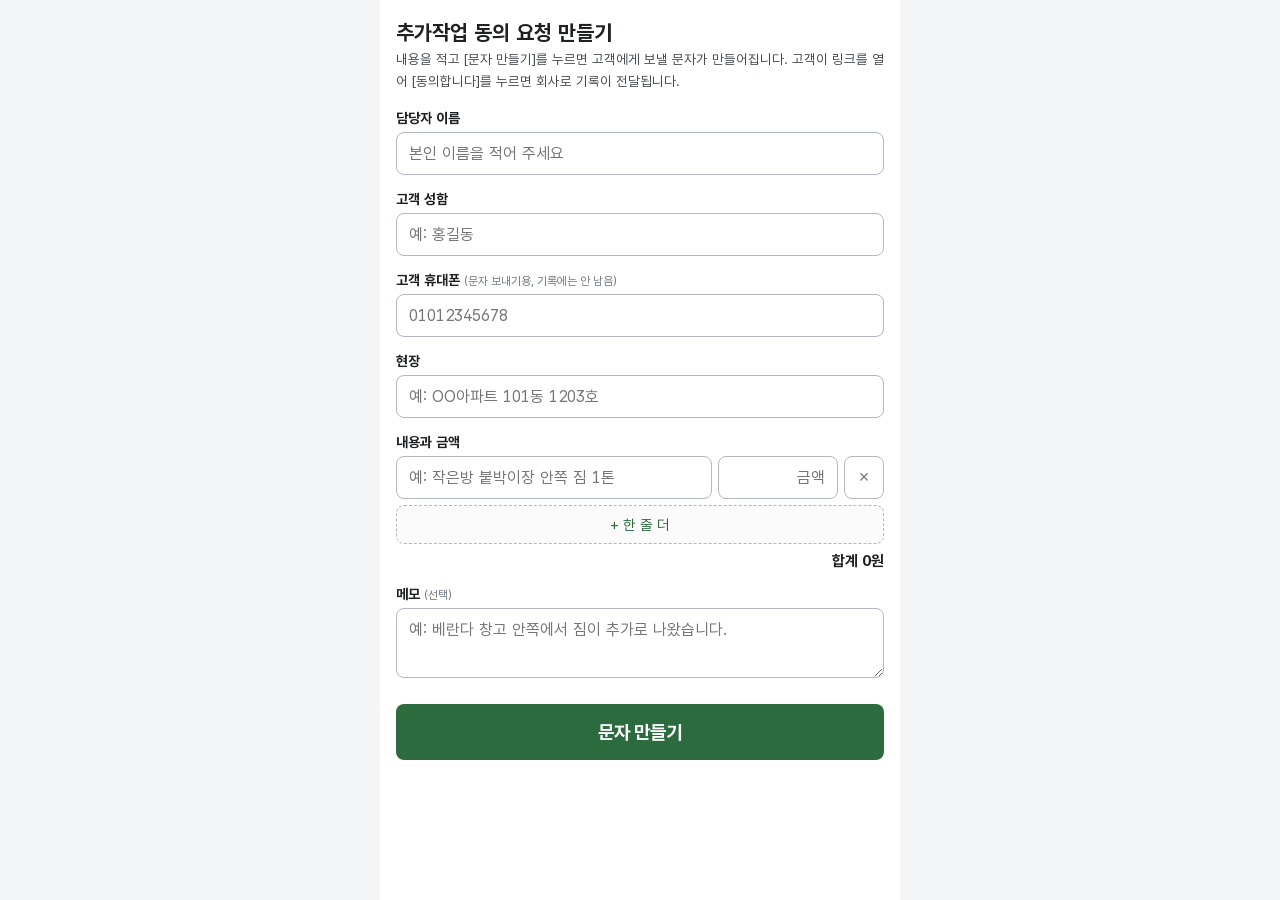
<file: ok/new.html>
<!doctype html>
<html lang="ko">
<head>
<meta charset="utf-8">
<meta name="viewport" content="width=device-width,initial-scale=1">
<meta name="robots" content="noindex,nofollow">
<title>추가작업 동의 요청 만들기</title>
<style>
@font-face{font-family:"Pretendard GOV";font-weight:400;font-display:swap;src:url(fonts/PretendardGOV-Regular.subset.woff2) format("woff2")}
@font-face{font-family:"Pretendard GOV";font-weight:500;font-display:swap;src:url(fonts/PretendardGOV-Medium.subset.woff2) format("woff2")}
@font-face{font-family:"Pretendard GOV";font-weight:700;font-display:swap;src:url(fonts/PretendardGOV-Bold.subset.woff2) format("woff2")}
:root{--g90:#1e2124;--g70:#464c53;--g50:#6d7882;--g30:#b1b8be;--g20:#cdd1d5;--g10:#e6e8ea;--g5:#f4f5f6;--pri:#2b6b3e;--pri-d:#1f5130;--pri-bg:#eef6f0;--focus:#256ef4}
*{box-sizing:border-box}
html,body{margin:0;background:var(--g5);color:var(--g90);font-family:"Pretendard GOV",Pretendard,"Apple SD Gothic Neo","Malgun Gothic",sans-serif;-webkit-text-size-adjust:100%}
.wrap{max-width:520px;margin:0 auto;background:#fff;min-height:100vh;padding:20px 16px 40px}
h1{font-size:21px;margin:0 0 4px}
.hint{font-size:13.5px;color:var(--g70);margin:0 0 18px;line-height:1.6}
label.t{display:block;font-size:14px;font-weight:700;margin:16px 0 6px}
input,select,textarea{width:100%;font:inherit;font-size:16px;padding:11px 12px;border:1px solid var(--g30);border-radius:8px;background:#fff}
textarea{min-height:70px;resize:vertical}
.seg{display:flex;gap:6px}
.seg label{flex:1;text-align:center;border:1px solid var(--g30);border-radius:8px;padding:11px 4px;font-size:14.5px;cursor:pointer;line-height:1.3}
.seg input{display:none}
.seg input:checked+span{font-weight:700}
.seg label:has(input:checked){border-color:var(--pri);background:var(--pri-bg);color:var(--pri-d)}
.row{display:flex;gap:6px;margin-bottom:6px}
.row .d{flex:1}
.row .a{width:120px;text-align:right}
.row button{width:40px;border:1px solid var(--g30);background:#fff;border-radius:8px;font-size:18px;color:var(--g50)}
.add{border:1px dashed var(--g30);background:#fbfbfc;border-radius:8px;padding:10px;width:100%;font:inherit;font-size:14.5px;color:var(--pri);cursor:pointer}
.total{text-align:right;font-weight:700;margin:8px 0 0;font-size:15px}
.btn{display:block;width:100%;border:0;border-radius:8px;background:var(--pri);color:#fff;font:inherit;font-size:17px;font-weight:700;padding:15px;margin-top:22px;cursor:pointer}
.btn.sec{background:#fff;color:var(--pri);border:1.5px solid var(--pri);margin-top:8px}
.btn:disabled{background:var(--g20)}
.err{color:#b3261e;font-size:14px;margin:10px 0 0;min-height:18px}
.out{display:none;margin-top:20px;border-top:1px solid #ddd;padding-top:16px}
.out pre{white-space:pre-wrap;word-break:break-all;background:var(--g5);border:1px solid #ddd;border-radius:8px;padding:12px;font:inherit;font-size:14px;line-height:1.6;margin:0}
.ok{font-size:14px;color:var(--pri);margin:8px 0 0;min-height:18px}
input:focus,select:focus,textarea:focus{outline:2px solid var(--focus);outline-offset:1px;border-color:var(--focus)}
.btn{min-height:56px;font-size:19px!important;letter-spacing:-.2px}
.btn:focus-visible{outline:3px solid var(--focus);outline-offset:2px}
body.rp{--pri:#1f3864;--pri-d:#162a4d;--pri-bg:#eef2f9}
</style>
</head>
<body>
<div class="wrap">
  <h1>추가작업 동의 요청 만들기</h1>
  <p class="hint">내용을 적고 [문자 만들기]를 누르면 고객에게 보낼 문자가 만들어집니다. 고객이 링크를 열어 [동의합니다]를 누르면 회사로 기록이 전달됩니다.</p>

  <label class="t" for="staff">담당자 이름</label>
  <input id="staff" placeholder="본인 이름을 적어 주세요" autocomplete="name">

  <label class="t" for="cust">고객 성함</label>
  <input id="cust" placeholder="예: 홍길동">

  <label class="t" for="phone">고객 휴대폰 <small style="font-weight:400;color:var(--g50)">(문자 보내기용, 기록에는 안 남음)</small></label>
  <input id="phone" type="tel" inputmode="numeric" placeholder="01012345678">

  <label class="t" for="site">현장</label>
  <input id="site" placeholder="예: OO아파트 101동 1203호">

  <label class="t">내용과 금액</label>
  <div id="items"></div>
  <button type="button" class="add" id="addRow">+ 한 줄 더</button>
  <p class="total" id="total">합계 0원</p>

  <label class="t" for="note">메모 <small style="font-weight:400;color:var(--g50)">(선택)</small></label>
  <textarea id="note" placeholder="예: 베란다 창고 안쪽에서 짐이 추가로 나왔습니다."></textarea>

  <button class="btn" id="make">문자 만들기</button>
  <p class="err" id="err"></p>

  <div class="out" id="out">
    <pre id="msg"></pre>
    <button class="btn" id="sms">문자로 보내기</button>
    <button class="btn sec" id="copy">문자 내용 복사 (카톡에 붙여넣기)</button>
    <p class="ok" id="ok"></p>
  </div>
</div>
<script>
const API='https://evergreen-proxy-git-main-evergreen-s-projects1.vercel.app/api/consent';
const BASE=location.origin+location.pathname.replace(/new\.html$/,'');
const $=id=>document.getElementById(id);
const won=n=>(Number(n)||0).toLocaleString('ko-KR')+'원';
const num=s=>Number(String(s).replace(/[^0-9]/g,''))||0;
try{const s=localStorage.getItem('ok_staff_name');if(s)$('staff').value=s}catch(e){}
$('staff').oninput=()=>{try{localStorage.setItem('ok_staff_name',$('staff').value.trim())}catch(e){}};
function addRow(d='',a=''){
  const r=document.createElement('div');r.className='row';
  r.innerHTML='<input class="d" placeholder="예: 작은방 붙박이장 안쪽 짐 1톤"><input class="a" inputmode="numeric" placeholder="금액"><button type="button" aria-label="삭제">×</button>';
  r.querySelector('.d').value=d;r.querySelector('.a').value=a;
  r.querySelector('.a').oninput=e=>{const v=num(e.target.value);e.target.value=v?v.toLocaleString('ko-KR'):'';sum()};
  r.querySelector('button').onclick=()=>{if($('items').children.length>1){r.remove();sum()}};
  $('items').appendChild(r);
}
function items(){return[...$('items').children].map(r=>({desc:r.querySelector('.d').value.trim(),amt:num(r.querySelector('.a').value)})).filter(i=>i.desc)}
function sum(){$('total').textContent='합계 '+won(items().reduce((s,i)=>s+i.amt,0))}
addRow();
$('addRow').onclick=()=>addRow();
let link='',text='';
$('make').onclick=async()=>{
  $('err').textContent='';
  const data={t:'add',b:'eg',staff:$('staff').value.trim(),cust:$('cust').value.trim(),site:$('site').value.trim(),items:items(),note:$('note').value.trim()};
  if(!data.staff){$('err').textContent='담당자 이름을 적어 주세요.';return}
  if(!data.cust){$('err').textContent='고객 성함을 적어 주세요.';return}
  if(!data.items.length){$('err').textContent='내용을 한 줄 이상 적어 주세요.';return}
  const btn=$('make');btn.disabled=true;btn.textContent='만드는 중…';
  try{
    const r=await fetch(API,{method:'POST',headers:{'Content-Type':'application/json'},body:JSON.stringify({action:'sign',data})});
    const j=await r.json().catch(()=>({}));
    if(!r.ok||!j.ok)throw new Error(j.error||'다시 눌러 주세요.');
    link=BASE+'#p='+j.p+'&s='+j.s;
    const brand='특수청소에버그린';
    const kind='추가 작업';
    text=`[${brand}] ${data.cust} 고객님, ${kind} 내용과 금액을 정리했습니다. 아래 링크에서 확인하시고 [동의합니다]를 눌러 주세요.\n${link}\n담당 ${data.staff}`;
    $('msg').textContent=text;$('out').style.display='block';$('out').scrollIntoView({behavior:'smooth'});
  }catch(e){$('err').textContent=e.message}
  btn.disabled=false;btn.textContent='문자 만들기';
};
$('sms').onclick=()=>{const p=$('phone').value.replace(/[^0-9]/g,'');location.href='sms:'+p+'?&body='+encodeURIComponent(text)};
$('copy').onclick=async()=>{try{await navigator.clipboard.writeText(text);$('ok').textContent='복사했습니다. 카톡이나 문자에 붙여넣으세요.'}catch(e){$('ok').textContent='복사가 안 되면 위 내용을 길게 눌러 복사하세요.'}};
</script>
</body>
</html>
</file>
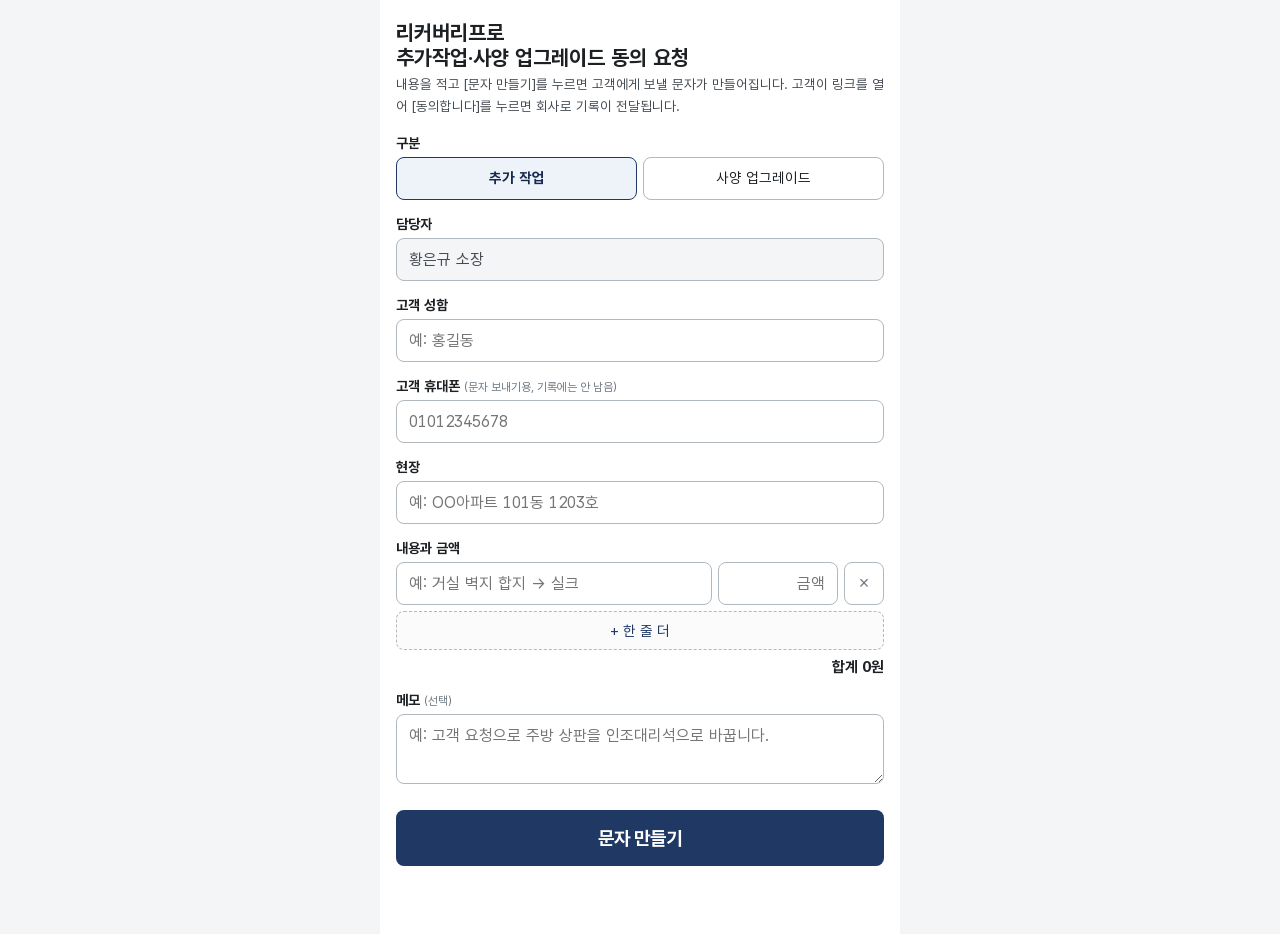
<file: rp/new.html>
<!doctype html>
<html lang="ko">
<head>
<meta charset="utf-8">
<meta name="viewport" content="width=device-width,initial-scale=1">
<meta name="robots" content="noindex,nofollow">
<title>리커버리프로 추가작업 동의 요청</title>
<style>
@font-face{font-family:"Pretendard GOV";font-weight:400;font-display:swap;src:url(../ok/fonts/PretendardGOV-Regular.subset.woff2) format("woff2")}
@font-face{font-family:"Pretendard GOV";font-weight:500;font-display:swap;src:url(../ok/fonts/PretendardGOV-Medium.subset.woff2) format("woff2")}
@font-face{font-family:"Pretendard GOV";font-weight:700;font-display:swap;src:url(../ok/fonts/PretendardGOV-Bold.subset.woff2) format("woff2")}
:root{--g90:#1e2124;--g70:#464c53;--g50:#6d7882;--g30:#b1b8be;--g20:#cdd1d5;--g10:#e6e8ea;--g5:#f4f5f6;--pri:#2b6b3e;--pri-d:#1f5130;--pri-bg:#eef6f0;--focus:#256ef4}
*{box-sizing:border-box}
html,body{margin:0;background:var(--g5);color:var(--g90);font-family:"Pretendard GOV",Pretendard,"Apple SD Gothic Neo","Malgun Gothic",sans-serif;-webkit-text-size-adjust:100%}
.wrap{max-width:520px;margin:0 auto;background:#fff;min-height:100vh;padding:20px 16px 40px}
h1{font-size:21px;margin:0 0 4px}
.hint{font-size:13.5px;color:var(--g70);margin:0 0 18px;line-height:1.6}
label.t{display:block;font-size:14px;font-weight:700;margin:16px 0 6px}
input,select,textarea{width:100%;font:inherit;font-size:16px;padding:11px 12px;border:1px solid var(--g30);border-radius:8px;background:#fff}
textarea{min-height:70px;resize:vertical}
.seg{display:flex;gap:6px}
.seg label{flex:1;text-align:center;border:1px solid var(--g30);border-radius:8px;padding:11px 4px;font-size:14.5px;cursor:pointer;line-height:1.3}
.seg input{display:none}
.seg input:checked+span{font-weight:700}
.seg label:has(input:checked){border-color:var(--pri);background:var(--pri-bg);color:var(--pri-d)}
.row{display:flex;gap:6px;margin-bottom:6px}
.row .d{flex:1}
.row .a{width:120px;text-align:right}
.row button{width:40px;border:1px solid var(--g30);background:#fff;border-radius:8px;font-size:18px;color:var(--g50)}
.add{border:1px dashed var(--g30);background:#fbfbfc;border-radius:8px;padding:10px;width:100%;font:inherit;font-size:14.5px;color:var(--pri);cursor:pointer}
.total{text-align:right;font-weight:700;margin:8px 0 0;font-size:15px}
.btn{display:block;width:100%;border:0;border-radius:8px;background:var(--pri);color:#fff;font:inherit;font-size:17px;font-weight:700;padding:15px;margin-top:22px;cursor:pointer}
.btn.sec{background:#fff;color:var(--pri);border:1.5px solid var(--pri);margin-top:8px}
.btn:disabled{background:var(--g20)}
.err{color:#b3261e;font-size:14px;margin:10px 0 0;min-height:18px}
.out{display:none;margin-top:20px;border-top:1px solid #ddd;padding-top:16px}
.out pre{white-space:pre-wrap;word-break:break-all;background:var(--g5);border:1px solid #ddd;border-radius:8px;padding:12px;font:inherit;font-size:14px;line-height:1.6;margin:0}
.ok{font-size:14px;color:var(--pri);margin:8px 0 0;min-height:18px}
input:focus,select:focus,textarea:focus{outline:2px solid var(--focus);outline-offset:1px;border-color:var(--focus)}
.btn{min-height:56px;font-size:19px!important;letter-spacing:-.2px}
.btn:focus-visible{outline:3px solid var(--focus);outline-offset:2px}
body.rp{--pri:#1f3864;--pri-d:#162a4d;--pri-bg:#eef2f9}
</style>
</head>
<body class="rp">
<div class="wrap">
  <h1>리커버리프로<br>추가작업·사양 업그레이드 동의 요청</h1>
  <p class="hint">내용을 적고 [문자 만들기]를 누르면 고객에게 보낼 문자가 만들어집니다. 고객이 링크를 열어 [동의합니다]를 누르면 회사로 기록이 전달됩니다.</p>

  <label class="t">구분</label>
  <div class="seg">
    <label><input type="radio" name="t" value="add" checked><span>추가 작업</span></label>
    <label><input type="radio" name="t" value="upgrade"><span>사양 업그레이드</span></label>
  </div>

  <label class="t">담당자</label>
  <input id="staff" value="황은규 소장" readonly style="background:var(--g5);color:var(--g70)">

  <label class="t" for="cust">고객 성함</label>
  <input id="cust" placeholder="예: 홍길동">

  <label class="t" for="phone">고객 휴대폰 <small style="font-weight:400;color:var(--g50)">(문자 보내기용, 기록에는 안 남음)</small></label>
  <input id="phone" type="tel" inputmode="numeric" placeholder="01012345678">

  <label class="t" for="site">현장</label>
  <input id="site" placeholder="예: OO아파트 101동 1203호">

  <label class="t">내용과 금액</label>
  <div id="items"></div>
  <button type="button" class="add" id="addRow">+ 한 줄 더</button>
  <p class="total" id="total">합계 0원</p>

  <label class="t" for="note">메모 <small style="font-weight:400;color:var(--g50)">(선택)</small></label>
  <textarea id="note" placeholder="예: 고객 요청으로 주방 상판을 인조대리석으로 바꿉니다."></textarea>

  <button class="btn" id="make">문자 만들기</button>
  <p class="err" id="err"></p>

  <div class="out" id="out">
    <pre id="msg"></pre>
    <button class="btn" id="sms">문자로 보내기</button>
    <button class="btn sec" id="copy">문자 내용 복사 (카톡에 붙여넣기)</button>
    <p class="ok" id="ok"></p>
  </div>
</div>
<script>
const API='https://evergreen-proxy-git-main-evergreen-s-projects1.vercel.app/api/consent';
const BASE=location.origin+location.pathname.replace(/new\.html$/,'');
const $=id=>document.getElementById(id);
const won=n=>(Number(n)||0).toLocaleString('ko-KR')+'원';
const num=s=>Number(String(s).replace(/[^0-9]/g,''))||0;
function addRow(d='',a=''){
  const r=document.createElement('div');r.className='row';
  r.innerHTML='<input class="d" placeholder="예: 거실 벽지 합지 → 실크"><input class="a" inputmode="numeric" placeholder="금액"><button type="button" aria-label="삭제">×</button>';
  r.querySelector('.d').value=d;r.querySelector('.a').value=a;
  r.querySelector('.a').oninput=e=>{const v=num(e.target.value);e.target.value=v?v.toLocaleString('ko-KR'):'';sum()};
  r.querySelector('button').onclick=()=>{if($('items').children.length>1){r.remove();sum()}};
  $('items').appendChild(r);
}
function items(){return[...$('items').children].map(r=>({desc:r.querySelector('.d').value.trim(),amt:num(r.querySelector('.a').value)})).filter(i=>i.desc)}
function sum(){$('total').textContent='합계 '+won(items().reduce((s,i)=>s+i.amt,0))}
addRow();
$('addRow').onclick=()=>addRow();
let link='',text='';
$('make').onclick=async()=>{
  $('err').textContent='';
  const data={t:document.querySelector('input[name=t]:checked').value,b:'rp',staff:'황은규 소장',cust:$('cust').value.trim(),site:$('site').value.trim(),items:items(),note:$('note').value.trim()};
  if(!data.cust){$('err').textContent='고객 성함을 적어 주세요.';return}
  if(!data.items.length){$('err').textContent='내용을 한 줄 이상 적어 주세요.';return}
  const btn=$('make');btn.disabled=true;btn.textContent='만드는 중…';
  try{
    const r=await fetch(API,{method:'POST',headers:{'Content-Type':'application/json'},body:JSON.stringify({action:'sign',data})});
    const j=await r.json().catch(()=>({}));
    if(!r.ok||!j.ok)throw new Error(j.error||'다시 눌러 주세요.');
    link=BASE+'#p='+j.p+'&s='+j.s;
    const brand='리커버리프로';
    const kind={add:'추가 작업',upgrade:'사양 업그레이드'}[data.t];
    text=`[${brand}] ${data.cust} 고객님, ${kind} 내용과 금액을 정리했습니다. 아래 링크에서 확인하시고 [동의합니다]를 눌러 주세요.\n${link}\n담당 ${data.staff}`;
    $('msg').textContent=text;$('out').style.display='block';$('out').scrollIntoView({behavior:'smooth'});
  }catch(e){$('err').textContent=e.message}
  btn.disabled=false;btn.textContent='문자 만들기';
};
$('sms').onclick=()=>{const p=$('phone').value.replace(/[^0-9]/g,'');location.href='sms:'+p+'?&body='+encodeURIComponent(text)};
$('copy').onclick=async()=>{try{await navigator.clipboard.writeText(text);$('ok').textContent='복사했습니다. 카톡이나 문자에 붙여넣으세요.'}catch(e){$('ok').textContent='복사가 안 되면 위 내용을 길게 눌러 복사하세요.'}};
</script>
</body>
</html>
</file>
<file: mth/style.css>
:root{
  --ink:#15181C;--sub:#5B636E;--line:#ECEEF1;--soft:#F5F7F9;--chip:#F2F4F6;
  --accent:#0E6B61;--accent-d:#0A524A;--accent-l:#E7F3F1;--mint:#7FE0CF;--warn:#A3361A;--warn-l:#FBEDE8;
}
*{box-sizing:border-box}
html,body{margin:0;background:#E9ECEF}
body{font-family:'Noto Sans KR',system-ui,-apple-system,sans-serif;color:var(--ink);line-height:1.5;-webkit-text-size-adjust:100%}
a{color:var(--accent)}
.app{max-width:480px;margin:0 auto;background:#fff;min-height:100vh;display:flex;flex-direction:column;position:relative}
.topbar{background:var(--ink);color:#fff;font-size:12px;text-align:center;padding:8px 12px}
.topbar b{color:var(--mint)}
.hd{position:sticky;top:0;z-index:20;background:#fff;border-bottom:1px solid var(--line);padding:8px 12px;display:flex;align-items:center;gap:8px;min-height:56px}
.logo{display:flex;align-items:center;gap:8px;text-decoration:none;color:var(--ink)}
.logo i{width:30px;height:30px;border-radius:8px;background:var(--accent);display:flex;align-items:center;justify-content:center}
.logo b{display:block;font-size:18px;font-weight:800;letter-spacing:-.02em;line-height:1.1}
.logo small{display:block;font-size:11px;font-weight:700;color:var(--accent)}
.back{width:44px;height:44px;display:flex;align-items:center;justify-content:center;color:var(--ink);text-decoration:none;background:none;border:0;cursor:pointer}
.hd .t{font-size:16px;font-weight:800}
.hd .r{margin-left:auto;display:flex;align-items:center;gap:4px}
.hd .r a{font-size:13px;font-weight:700;padding:10px 8px;text-decoration:none;color:var(--sub)}
main{flex:1 1 auto}
.sec{padding:24px 16px}
.soft{background:var(--soft)}
.dark{background:var(--ink);color:#fff}
h1,h2,h3{margin:0;letter-spacing:-.02em}
.h2{font-size:22px;font-weight:800}
.desc{margin:4px 0 0;font-size:13px;color:var(--sub)}
.pill{display:inline-block;padding:5px 10px;border-radius:999px;background:#fff;border:1px solid #DDE1E6;font-size:13px;font-weight:700;color:#3A4048}
.hero-t1{font-size:54px;line-height:1.1;font-weight:900;color:var(--accent);letter-spacing:-.04em;display:block}
.hero-t2{font-size:27px;line-height:1.3;font-weight:800;letter-spacing:-.03em;display:block}
.card{background:#fff;border-radius:16px;box-shadow:0 8px 24px rgba(21,24,28,.08);padding:12px}
.lbl{display:flex;flex-direction:column;gap:6px;font-size:13px;font-weight:700;color:#3A4048}
input,select,textarea{font-family:inherit;font-size:16px;color:var(--ink);border:1px solid #DDE1E6;border-radius:10px;padding:0 12px;height:50px;background:#fff;width:100%}
textarea{height:auto;min-height:88px;padding:12px;resize:vertical}
input[type=checkbox],input[type=radio]{width:22px;height:22px;accent-color:var(--accent);padding:0}
.btn{font-family:inherit;min-height:52px;border-radius:12px;border:0;background:var(--accent);color:#fff;font-size:16px;font-weight:800;display:flex;align-items:center;justify-content:center;gap:8px;text-decoration:none;cursor:pointer;width:100%;padding:0 16px}
.btn.sm{min-height:44px;font-size:14px;width:auto}
.btn.gray{background:var(--chip);color:var(--ink)}
.btn.line{background:#fff;color:var(--accent);border:1.5px solid var(--accent)}
.btn.white{background:#fff;color:var(--ink)}
.btn.warn{background:#fff;color:var(--warn);border:1.5px solid var(--warn)}
.btn:disabled{opacity:.55}
.chips{display:flex;gap:6px;overflow-x:auto;padding-bottom:2px;scrollbar-width:none}
.chip{flex:0 0 auto;min-height:40px;padding:0 14px;border-radius:999px;font-family:inherit;font-size:14px;font-weight:700;cursor:pointer;white-space:nowrap;background:#fff;color:#3A4048;border:1px solid #DDE1E6}
.chip[aria-pressed=true],.chip[aria-selected=true]{background:var(--ink);color:#fff;border-color:var(--ink)}
.chip.ac[aria-pressed=true]{background:var(--accent);border-color:var(--accent)}
.co{border-radius:16px;padding:14px;display:flex;flex-direction:column;gap:12px;border:1px solid var(--line);background:#fff}
.co.sel{border:2px solid var(--accent);background:#F3F9F8}
.co .row{display:flex;gap:12px;align-items:flex-start}
.ph{position:relative;flex:0 0 auto;width:84px;height:84px;border-radius:12px;background:#EEF0F3;display:flex;align-items:center;justify-content:center;color:var(--sub);font-size:11px;font-weight:700;overflow:hidden}
.ph img{width:100%;height:100%;object-fit:cover}
.rank{position:absolute;top:4px;left:4px;width:24px;height:24px;border-radius:7px;background:var(--ink);color:#fff;font-size:12px;font-weight:800;display:flex;align-items:center;justify-content:center}
.rank.lo{background:#DDE1E6;color:#3A4048}
.co .nm{font-size:17px;font-weight:800;color:var(--ink);text-decoration:none}
.co .mt{font-size:13px;color:var(--sub)}
.co .mt b{color:var(--accent)}
.tags{display:flex;flex-wrap:wrap;gap:4px}
.tag{padding:2px 7px;border-radius:6px;background:var(--chip);color:#3A4048;font-size:11px;font-weight:700}
.tag.rel{background:#fff;border:1px solid #B9B3AA}
.zero{flex:1 1 auto;background:var(--accent-l);border-radius:10px;padding:0 12px;min-height:44px;display:flex;align-items:center;justify-content:space-between}
.zero span{font-size:12px;font-weight:700;color:var(--accent-d)}
.zero b{font-size:18px;font-weight:900;color:var(--accent-d)}
.sticky{position:sticky;bottom:0;z-index:20;background:#fff;border-top:1px solid #E2E5E9;box-shadow:0 -6px 20px rgba(21,24,28,.08);padding:10px 16px 14px;display:flex;align-items:center;gap:10px}
.sticky .info{flex:1 1 auto;min-width:0;display:flex;flex-direction:column;line-height:1.3}
.sticky .info b{font-size:14px}
.sticky .info span{font-size:11px;color:var(--accent-d);font-weight:700;white-space:nowrap;overflow:hidden;text-overflow:ellipsis}
.sticky .btn{width:auto;flex:0 0 auto;padding:0 20px;min-height:50px}
.crit{background:#22262B;border-radius:16px;padding:16px;display:flex;gap:14px}
.crit .n{font-size:22px;font-weight:900;color:var(--mint)}
.crit b{display:block;font-size:16px}
.crit span{font-size:13px;color:#B7BEC6}
.opt{min-height:56px;padding:8px 10px;border-radius:12px;font-family:inherit;cursor:pointer;display:flex;flex-direction:column;align-items:flex-start;justify-content:center;gap:1px;text-align:left;background:#fff;color:var(--ink);border:1px solid #DDE1E6}
.opt b{font-size:14px}.opt span{font-size:11px;opacity:.85}
.opt[aria-pressed=true]{background:var(--accent-l);color:var(--accent-d);border:2px solid var(--accent)}
.grid2{display:grid;grid-template-columns:repeat(2,minmax(0,1fr));gap:6px}
.res{background:var(--ink);color:#fff;border-radius:18px;padding:20px;display:flex;flex-direction:column;gap:10px}
.res .big{font-size:30px;font-weight:800;line-height:1.2}
.zbar{background:#22262B;border-radius:10px;padding:10px 12px;display:flex;justify-content:space-between;align-items:baseline}
.zbar b{font-size:20px;font-weight:900;color:var(--mint)}
details{border-radius:12px;background:var(--soft);padding:16px}
summary{font-size:15px;font-weight:700;cursor:pointer}
details p{margin:8px 0 0;font-size:14px;color:#4B525B}
footer{background:var(--soft);padding:24px 16px;display:flex;flex-direction:column;gap:8px;font-size:11px;color:var(--sub)}
footer nav{display:flex;flex-wrap:wrap;gap:4px 14px;font-size:13px}
footer nav a{color:#3A4048;text-decoration:none;padding:6px 0}
.stack{display:flex;flex-direction:column;gap:10px}
.box{background:var(--soft);border-radius:14px;padding:14px}
.kv{display:flex;justify-content:space-between;gap:10px;font-size:14px;padding:4px 0}
.kv span{color:var(--sub)}
.badge{display:inline-block;padding:2px 8px;border-radius:6px;font-size:12px;font-weight:700;background:var(--accent-l);color:var(--accent-d)}
.badge.gray{background:var(--chip);color:#3A4048}
.badge.warn{background:var(--warn-l);color:var(--warn)}
.photos{display:grid;grid-template-columns:repeat(3,minmax(0,1fr));gap:6px}
.photos a{aspect-ratio:1/1;border-radius:10px;overflow:hidden;background:#EEF0F3;display:block}
.photos img{width:100%;height:100%;object-fit:cover}
.qt{width:100%;border-collapse:collapse;font-size:13px}
.qt th,.qt td{padding:8px 6px;border-bottom:1px solid var(--line);text-align:right;white-space:nowrap}
.qt th:first-child,.qt td:first-child{text-align:left;color:var(--sub);font-weight:500}
.qt thead th{font-weight:800;color:var(--ink);font-size:13px}
.qt tr.tot td{font-weight:900;font-size:15px;color:var(--ink);border-bottom:0}
.empty{padding:28px 16px;text-align:center;color:var(--sub);font-size:14px}
.note{font-size:12px;color:var(--sub)}
.step{display:flex;align-items:center;gap:8px;font-size:13px;font-weight:700;color:var(--sub)}
.step i{width:24px;height:24px;border-radius:12px;background:var(--chip);display:flex;align-items:center;justify-content:center;font-style:normal;font-size:12px}
.step.on{color:var(--ink)}.step.on i{background:var(--accent);color:#fff}
.step.done i{background:var(--accent-l);color:var(--accent-d)}
#toast{position:fixed;left:50%;bottom:96px;transform:translateX(-50%) translateY(20px);background:var(--ink);color:#fff;padding:12px 18px;border-radius:12px;font-size:14px;opacity:0;pointer-events:none;transition:all .2s;z-index:99;max-width:90vw}
#toast.show{opacity:1;transform:translateX(-50%)}
.sr{position:absolute;width:1px;height:1px;overflow:hidden;clip:rect(0 0 0 0)}
.divider{height:8px;background:var(--chip)}
.filebtn{display:flex;align-items:center;gap:12px;border:1.5px dashed #C9CED5;border-radius:14px;padding:14px;cursor:pointer;font-size:14px;font-weight:700}
.filebtn input{position:absolute;width:1px;height:1px;opacity:0}
</file>
